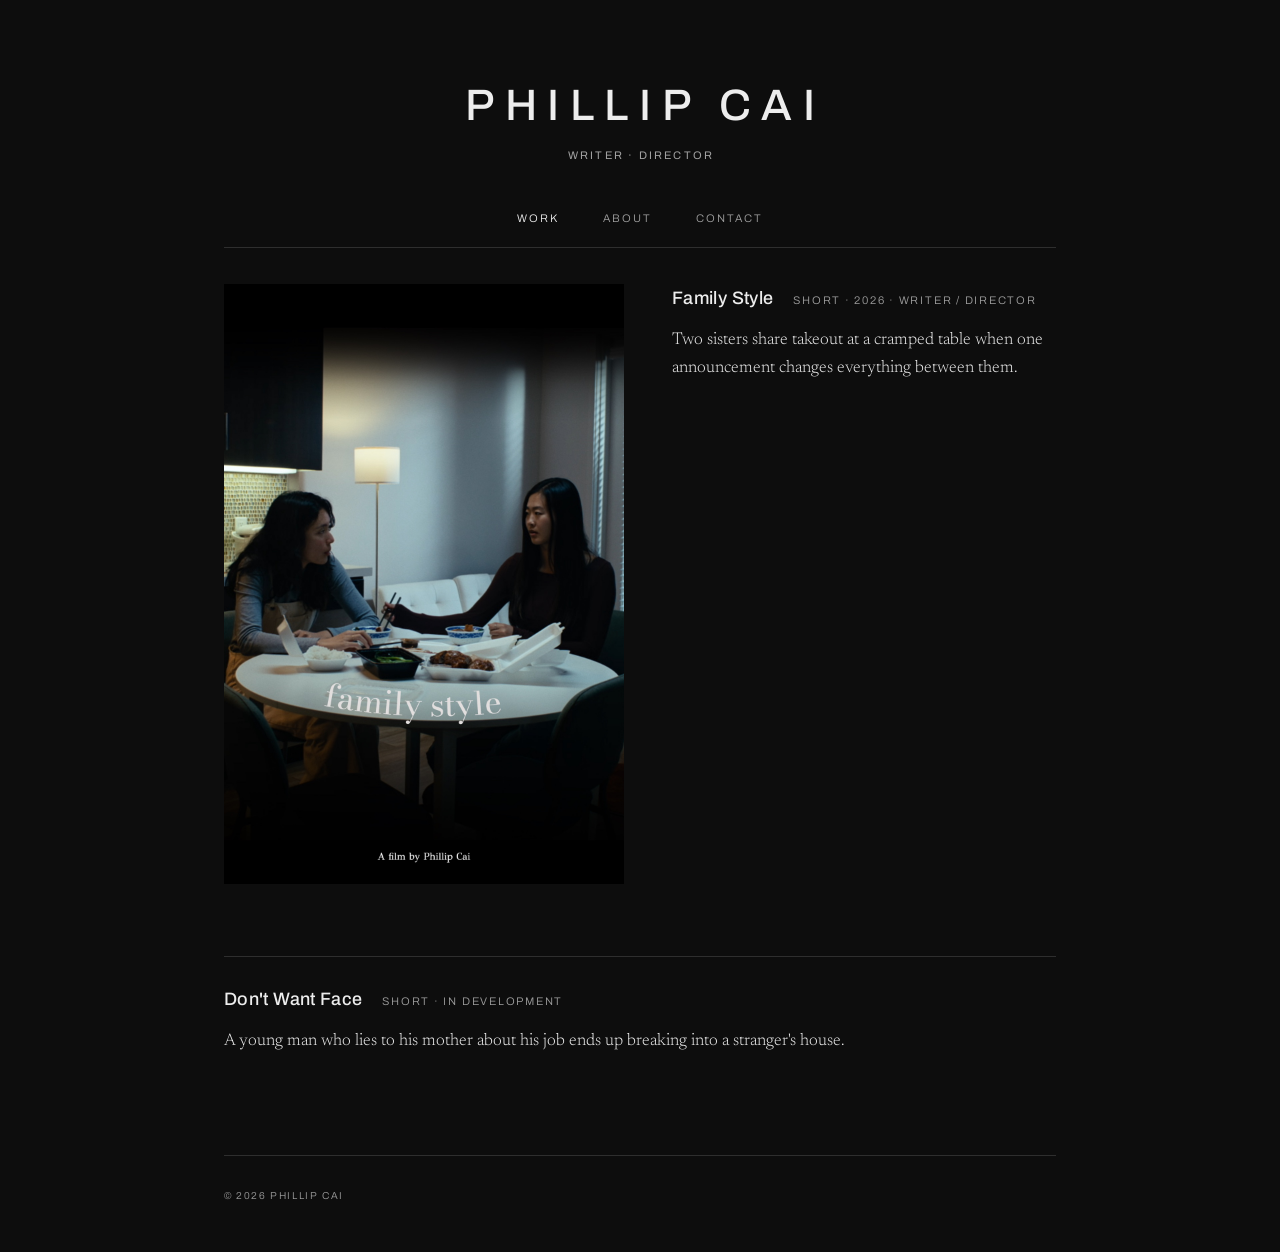
<file: index.html>
<!DOCTYPE html>
<html lang="en">
<head>
<meta charset="utf-8">
<meta name="viewport" content="width=device-width, initial-scale=1">

<title>Phillip Cai — Writer-Director</title>
<meta name="description" content="Phillip Cai is a Los Angeles-based writer-director who tells Asian American stories, even the ones that hurt.">

<meta property="og:title" content="Phillip Cai — Writer-Director">
<meta property="og:description" content="Writer-director based in Los Angeles.">
<meta property="og:type" content="website">
<meta property="og:url" content="https://www.phillipcai.com/">

<!-- Absolute, and always the www host: the apex 301s to www, so this is
     the one address of this page. Without it a crawler that arrives on any
     other spelling — apex, a tracking query string — treats it as a
     separate page and splits the ranking between them. -->
<link rel="canonical" href="https://www.phillipcai.com/">

<link rel="preconnect" href="https://fonts.googleapis.com">
<link rel="preconnect" href="https://fonts.gstatic.com" crossorigin>
<link href="https://fonts.googleapis.com/css2?family=Archivo:wght@400;500;600&family=Newsreader:opsz,wght@6..72,300;6..72,400&display=swap" rel="stylesheet">

<link rel="stylesheet" href="css/tokens.css">
<link rel="stylesheet" href="css/base.css">
<link rel="stylesheet" href="css/layout.css">
<!-- Who this site is about, stated in a form a search engine parses rather
     than infers. sameAs is the part that matters: it asserts that this
     domain, that IMDb page, that Vimeo account and that Instagram are one
     person, which is what consolidates the scattered pointers onto here.
     Add a profile to the list whenever you add one to the contact page.

     Homepage only. Duplicating it on about.html would mean two copies to
     keep in step by hand, and one entity declared once is what Google
     wants anyway. No email: it does nothing for ranking and would put one
     more machine-readable copy of the address in front of scrapers. -->
<script type="application/ld+json">
{
  "@context": "https://schema.org",
  "@type": "Person",
  "@id": "https://www.phillipcai.com/#phillip-cai",
  "name": "Phillip Cai",
  "alternateName": "蔡霏凡",
  "url": "https://www.phillipcai.com/",
  "jobTitle": "Writer-Director",
  "description": "Chinese American writer-director based in Los Angeles.",
  "address": {
    "@type": "PostalAddress",
    "addressLocality": "Los Angeles",
    "addressRegion": "CA",
    "addressCountry": "US"
  },
  "sameAs": [
    "https://www.imdb.com/name/nm16647512/",
    "https://vimeo.com/phillipcai",
    "https://www.instagram.com/phillip.cai"
  ]
}
</script>
</head>

<body>
<div class="wrap">

  <!-- ===== header: keep identical across all three pages ===== -->
  <header class="site-header">
    <h1 class="wordmark"><a href="/">Phillip Cai</a></h1>
    <p class="role u-caps">Writer &middot; Director</p>

    <nav class="site-nav">
      <a class="link-quiet" href="/" aria-current="page">Work</a>
      <a class="link-quiet" href="/about">About</a>
      <a class="link-quiet" href="/contact">Contact</a>
    </nav>
  </header>

  <main class="page">

    <!-- Finished film. The poster is the entry; everything else — stills,
         credits, the screener link — lives on family-style.html. Keeping
         posters here and stills there is what stops the two aspect ratios
         from competing in the same column. -->
    <article class="film">
      <a class="film__poster-link" href="/family-style">
        <img class="film__poster"
             src="images/family-style-poster.jpg"
             width="1200" height="1800"
             alt="Poster for Family Style: two women eating takeout across a round dining table.">
      </a>

      <div class="film__text">
        <div class="film__meta">
          <h2 class="film__title"><a href="/family-style">Family Style</a></h2>
          <span class="film__tag">Short &middot; 2026 &middot; Writer / Director</span>
        </div>

        <p class="film__logline">
          Two sisters share takeout at a cramped table when one
          announcement changes everything between them.
        </p>
      </div>
    </article>

    <!-- In development. No poster — see .film--text in layout.css.
         Duplicate an <article> for each additional project. The .film__text
         wrapper is required even with no poster: .film is a flex row, so
         loose children would sit side by side instead of stacking. -->
    <article class="film film--text">
      <div class="film__text">
        <div class="film__meta">
          <h2 class="film__title">Don't Want Face</h2>
          <span class="film__tag">Short &middot; In development</span>
        </div>

        <p class="film__logline">
          A young man who lies to his mother about his job ends up breaking
          into a stranger's house.
        </p>
      </div>
    </article>

  </main>

  <footer class="site-footer">
    &copy; 2026 Phillip Cai
  </footer>

</div>
</body>
</html>
</file>
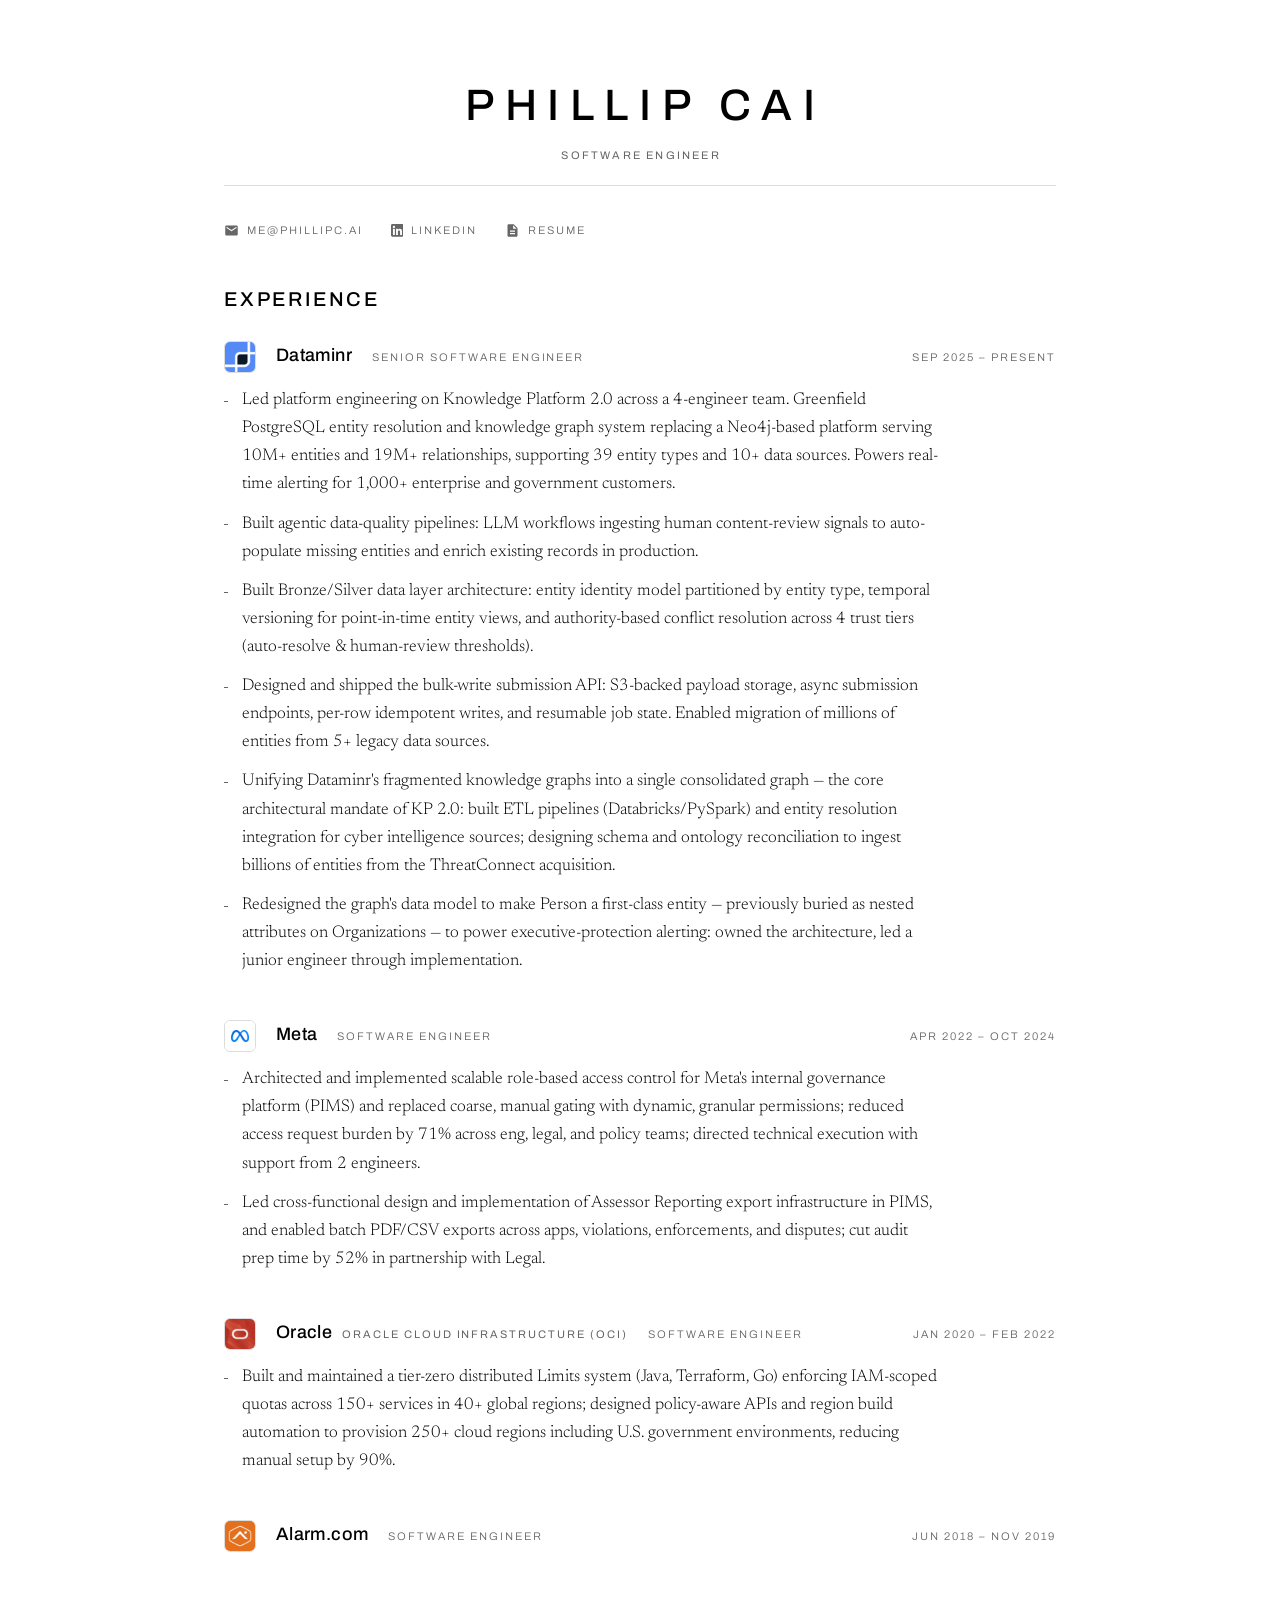
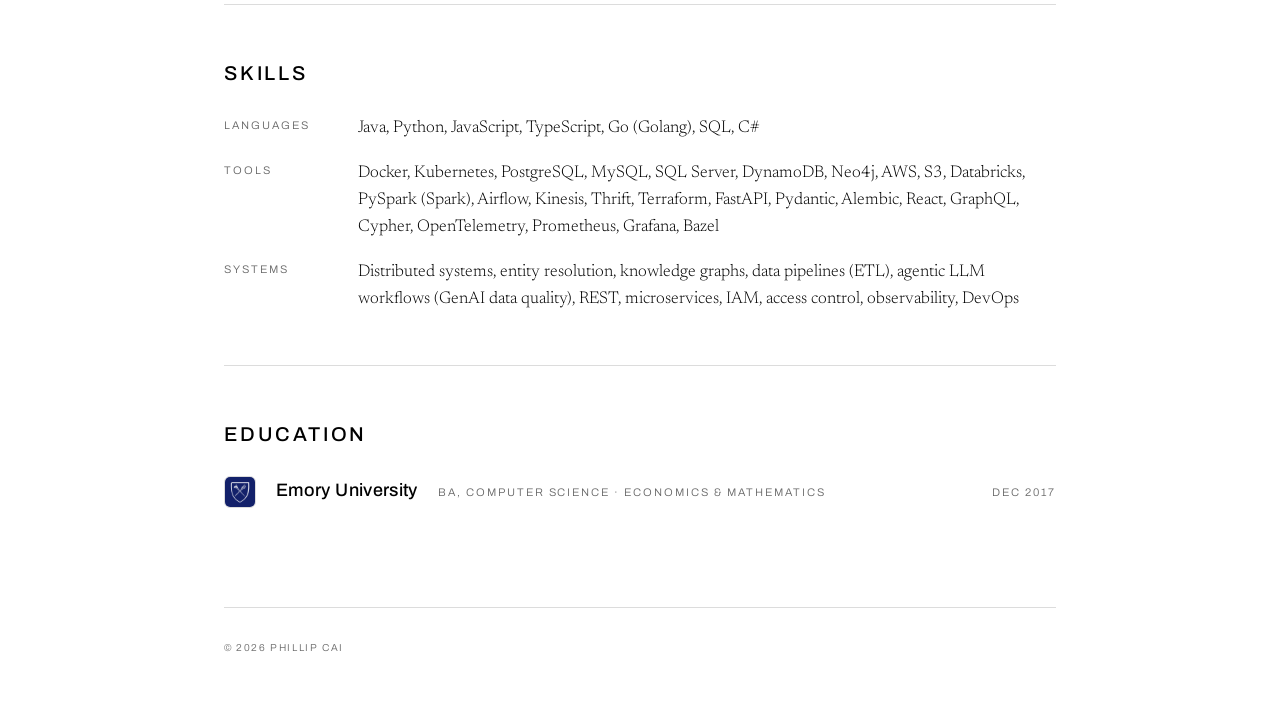
<file: tech/index.html>
<!DOCTYPE html>
<!-- theme-light inverts the five colour tokens; see tokens.css. -->
<html lang="en" class="theme-light">
<head>
<meta charset="utf-8">
<meta name="viewport" content="width=device-width, initial-scale=1">

<!-- Kept out of search results deliberately. This page is handed out, not
     found: phillipc.ai forwards here, and nothing on the film side of the site
     links to it.

     noindex and not a robots.txt Disallow, because a Disallow stops the crawl
     and the noindex then never gets read — the URL can still surface as a bare
     link, and robots.txt would publish the path besides. The one thing that
     does need a Disallow is the PDF: a PDF can't carry a meta tag, and the only
     other lever is an X-Robots-Tag header, which GitHub Pages won't let us set. -->
<meta name="robots" content="noindex, nofollow">

<title>Phillip Cai — Software Engineer</title>
<meta name="description" content="Phillip Cai is a senior software engineer working on distributed systems, entity resolution and knowledge graphs.">

<meta property="og:title" content="Phillip Cai — Software Engineer">
<meta property="og:description" content="Distributed systems, entity resolution, knowledge graphs.">
<meta property="og:type" content="profile">
<meta property="og:url" content="https://www.phillipcai.com/tech/">

<link rel="preconnect" href="https://fonts.googleapis.com">
<link rel="preconnect" href="https://fonts.gstatic.com" crossorigin>
<link href="https://fonts.googleapis.com/css2?family=Archivo:wght@400;500;600&family=Newsreader:opsz,wght@6..72,300;6..72,400&display=swap" rel="stylesheet">

<link rel="stylesheet" href="../css/tokens.css">
<link rel="stylesheet" href="../css/base.css">
<link rel="stylesheet" href="../css/layout.css">
</head>

<body>
<div class="wrap">

  <!-- No nav. The film pages carry one; this page is reached directly and has
       nowhere of its own to go. Deliberately no link back to the film site
       either — add one here if you ever want tech readers pointed at it, but
       it should stay a decision rather than a default. -->
  <header class="site-header site-header--plain">
    <h1 class="wordmark">Phillip Cai</h1>
    <p class="role u-caps">Software Engineer</p>
  </header>

  <main class="page tech">

    <!-- No phone number. It is in the PDF, which is public, but a phone number
         sitting in HTML is scraped within days. -->
    <!-- Marks inline and in currentColor, so .link-quiet's muted-to-ink hover
         moves the glyph and the word together.

         LinkedIn is the real mark: its rounded square and its "in" are two
         subpaths of one <path> under fill-rule:evenodd, so the letters are
         knocked out of the solid rather than drawn on top of it. That is what
         lets it take currentColor and work on either background.

         The envelope and the document are generic pictographs -- there is no
         official logo for "email" or "a PDF of my resume" -- drawn solid to
         match LinkedIn's construction rather than sitting beside it as
         outlines. aria-hidden on all three: the link text already names them. -->
    <p class="tech__links">
      <a class="link-quiet" href="mailto:me@phillipc.ai">
        <svg viewBox="0 0 24 24" fill="currentColor" aria-hidden="true" focusable="false">
          <path d="M20 4H4c-1.1 0-1.99.9-1.99 2L2 18c0 1.1.9 2 2 2h16c1.1 0 2-.9 2-2V6c0-1.1-.9-2-2-2zm0 4l-8 5-8-5V6l8 5 8-5v2z"/>
        </svg>me@phillipc.ai</a>

      <a class="link-quiet" href="https://www.linkedin.com/in/phillipcai" rel="noopener">
        <svg class="mark--bleed" viewBox="0 0 72 72" fill="currentColor" fill-rule="evenodd"
             aria-hidden="true" focusable="false">
          <path d="M8,72 L64,72 C68.418278,72 72,68.418278 72,64 L72,8 C72,3.581722 68.418278,-8.11624501e-16 64,0 L8,0 C3.581722,8.11624501e-16 -5.41083001e-16,3.581722 0,8 L0,64 C5.41083001e-16,68.418278 3.581722,72 8,72 Z M62,62 L51.315625,62 L51.315625,43.8021149 C51.315625,38.8127542 49.4197917,36.0245323 45.4707031,36.0245323 C41.1746094,36.0245323 38.9300781,38.9261103 38.9300781,43.8021149 L38.9300781,62 L28.6333333,62 L28.6333333,27.3333333 L38.9300781,27.3333333 L38.9300781,32.0029283 C38.9300781,32.0029283 42.0260417,26.2742151 49.3825521,26.2742151 C56.7356771,26.2742151 62,30.7644705 62,40.051212 L62,62 Z M16.349349,22.7940133 C12.8420573,22.7940133 10,19.9296567 10,16.3970067 C10,12.8643566 12.8420573,10 16.349349,10 C19.8566406,10 22.6970052,12.8643566 22.6970052,16.3970067 C22.6970052,19.9296567 19.8566406,22.7940133 16.349349,22.7940133 Z M11.0325521,62 L21.769401,62 L21.769401,27.3333333 L11.0325521,27.3333333 L11.0325521,62 Z"/>
        </svg>LinkedIn</a>

      <a class="link-quiet" href="phillip-cai-resume.pdf">
        <svg viewBox="0 0 24 24" fill="currentColor" aria-hidden="true" focusable="false">
          <path d="M14 2H6c-1.1 0-1.99.9-1.99 2L4 20c0 1.1.89 2 1.99 2H18c1.1 0 2-.9 2-2V8l-6-6zm2 16H8v-2h8v2zm0-4H8v-2h8v2zm-3-5V3.5L18.5 9H13z"/>
        </svg>Resume</a>
    </p>

    <section class="tech__section">
      <h2 class="section-title">Experience</h2>

      <article class="job">
        <div class="job__head">
          <img class="job__logo" src="logos/dataminr.jpg" alt=""
               width="160" height="160" loading="lazy">
          <h3 class="job__co">Dataminr</h3>
          <p class="job__role">Senior Software Engineer</p>
          <p class="job__dates">Sep 2025 &ndash; Present</p>
        </div>
        <ul class="job__points">
          <li>Led platform engineering on Knowledge Platform 2.0 across a 4-engineer
            team. Greenfield PostgreSQL entity resolution and knowledge graph system
            replacing a Neo4j-based platform serving 10M+ entities and 19M+
            relationships, supporting 39 entity types and 10+ data sources. Powers
            real-time alerting for 1,000+ enterprise and government customers.</li>
          <li>Built agentic data-quality pipelines: LLM workflows ingesting human
            content-review signals to auto-populate missing entities and enrich
            existing records in production.</li>
          <li>Built Bronze/Silver data layer architecture: entity identity model
            partitioned by entity type, temporal versioning for point-in-time entity
            views, and authority-based conflict resolution across 4 trust tiers
            (auto-resolve &amp; human-review thresholds).</li>
          <li>Designed and shipped the bulk-write submission API: S3-backed payload
            storage, async submission endpoints, per-row idempotent writes, and
            resumable job state. Enabled migration of millions of entities from 5+
            legacy data sources.</li>
          <li>Unifying Dataminr's fragmented knowledge graphs into a single
            consolidated graph &mdash; the core architectural mandate of KP 2.0: built
            ETL pipelines (Databricks/PySpark) and entity resolution integration for
            cyber intelligence sources; designing schema and ontology reconciliation
            to ingest billions of entities from the ThreatConnect acquisition.</li>
          <li>Redesigned the graph's data model to make Person a first-class entity
            &mdash; previously buried as nested attributes on Organizations &mdash; to
            power executive-protection alerting: owned the architecture, led a junior
            engineer through implementation.</li>
        </ul>
      </article>

      <article class="job">
        <div class="job__head">
          <img class="job__logo" src="logos/meta.jpg" alt=""
               width="160" height="160" loading="lazy">
          <h3 class="job__co">Meta</h3>
          <p class="job__role">Software Engineer</p>
          <p class="job__dates">Apr 2022 &ndash; Oct 2024</p>
        </div>
        <ul class="job__points">
          <li>Architected and implemented scalable role-based access control for
            Meta's internal governance platform (PIMS) and replaced coarse, manual
            gating with dynamic, granular permissions; reduced access request burden
            by 71% across eng, legal, and policy teams; directed technical execution
            with support from 2 engineers.</li>
          <li>Led cross-functional design and implementation of Assessor Reporting
            export infrastructure in PIMS, and enabled batch PDF/CSV exports across
            apps, violations, enforcements, and disputes; cut audit prep time by 52%
            in partnership with Legal.</li>
        </ul>
      </article>

      <article class="job">
        <div class="job__head">
          <img class="job__logo" src="logos/oracle.jpg" alt=""
               width="160" height="160" loading="lazy">
          <h3 class="job__co">Oracle<span class="job__unit">Oracle Cloud Infrastructure (OCI)</span></h3>
          <p class="job__role">Software Engineer</p>
          <p class="job__dates">Jan 2020 &ndash; Feb 2022</p>
        </div>
        <ul class="job__points">
          <li>Built and maintained a tier-zero distributed Limits system (Java,
            Terraform, Go) enforcing IAM-scoped quotas across 150+ services in 40+
            global regions; designed policy-aware APIs and region build automation to
            provision 250+ cloud regions including U.S. government environments,
            reducing manual setup by 90%.</li>
        </ul>
      </article>

      <!-- No bullets: the source PDF ends at this line with none under it. -->
      <article class="job">
        <div class="job__head">
          <img class="job__logo" src="logos/alarm-com.jpg" alt=""
               width="160" height="160" loading="lazy">
          <h3 class="job__co">Alarm.com</h3>
          <p class="job__role">Software Engineer</p>
          <p class="job__dates">Jun 2018 &ndash; Nov 2019</p>
        </div>
      </article>

    </section>

    <section class="tech__section">
      <h2 class="section-title">Skills</h2>
      <dl class="spec">
        <div class="spec__row">
          <dt class="spec__key">Languages</dt>
          <dd class="spec__val">Java, Python, JavaScript, TypeScript, Go (Golang), SQL, C#</dd>
        </div>
        <div class="spec__row">
          <dt class="spec__key">Tools</dt>
          <dd class="spec__val">Docker, Kubernetes, PostgreSQL, MySQL, SQL Server, DynamoDB,
            Neo4j, AWS, S3, Databricks, PySpark (Spark), Airflow, Kinesis, Thrift,
            Terraform, FastAPI, Pydantic, Alembic, React, GraphQL, Cypher,
            OpenTelemetry, Prometheus, Grafana, Bazel</dd>
        </div>
        <div class="spec__row">
          <dt class="spec__key">Systems</dt>
          <dd class="spec__val">Distributed systems, entity resolution, knowledge graphs,
            data pipelines (ETL), agentic LLM workflows (GenAI data quality), REST,
            microservices, IAM, access control, observability, DevOps</dd>
        </div>
      </dl>
    </section>

    <!-- Reuses .job rather than the .spec list the skills use. An institution,
         what you did there and when is the same shape as an employer, a role and
         a span of dates -- and it puts Emory's mark in the column the four
         company marks already occupy, so the page reads as one system instead of
         two lists that happen to sit under each other. -->
    <section class="tech__section">
      <h2 class="section-title">Education</h2>

      <article class="job">
        <div class="job__head">
          <img class="job__logo" src="logos/emory.jpg" alt=""
               width="160" height="160" loading="lazy">
          <h3 class="job__co">Emory University</h3>
          <!-- Two majors, the second of them a joint degree. The middot separates the
               two; the ampersand binds the pair that are one major. -->
          <p class="job__role">BA, Computer Science &middot; Economics &amp; Mathematics</p>
          <p class="job__dates">Dec 2017</p>
        </div>
      </article>

    </section>

  </main>

  <footer class="site-footer">
    &copy; 2026 Phillip Cai
  </footer>

</div>
</body>
</html>
</file>
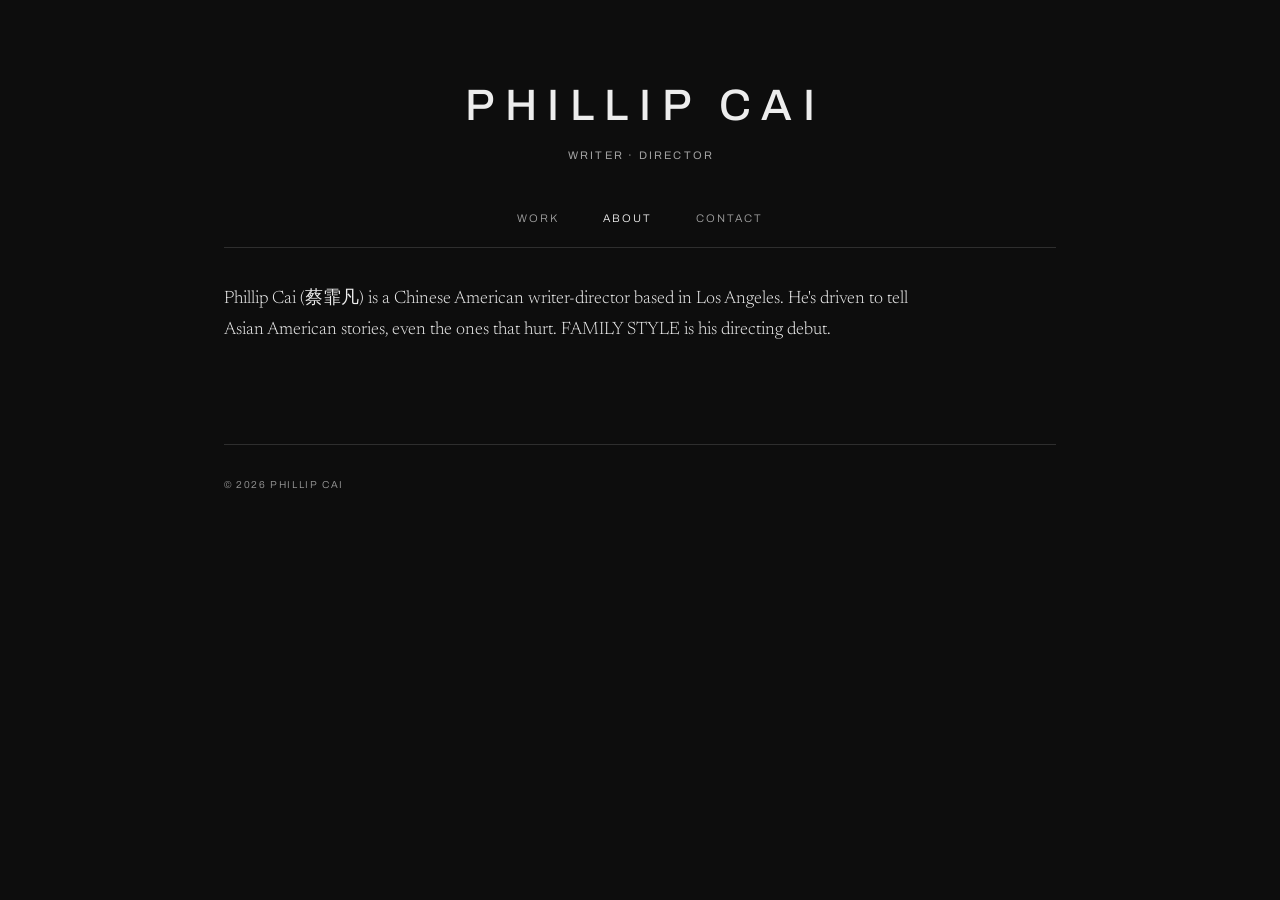
<file: about.html>
<!DOCTYPE html>
<html lang="en">
<head>
<meta charset="utf-8">
<meta name="viewport" content="width=device-width, initial-scale=1">

<title>About — Phillip Cai</title>
<meta name="description" content="Phillip Cai is a writer-director based in Los Angeles.">

<meta property="og:title" content="About — Phillip Cai">
<meta property="og:description" content="Writer-director based in Los Angeles.">
<meta property="og:type" content="website">
<meta property="og:url" content="https://www.phillipcai.com/about">

<!-- Absolute, and always the www host: the apex 301s to www, so this is
     the one address of this page. Without it a crawler that arrives on any
     other spelling — apex, a tracking query string — treats it as a
     separate page and splits the ranking between them. -->
<link rel="canonical" href="https://www.phillipcai.com/about">

<link rel="preconnect" href="https://fonts.googleapis.com">
<link rel="preconnect" href="https://fonts.gstatic.com" crossorigin>
<link href="https://fonts.googleapis.com/css2?family=Archivo:wght@400;500;600&family=Newsreader:opsz,wght@6..72,300;6..72,400&display=swap" rel="stylesheet">

<link rel="stylesheet" href="css/tokens.css">
<link rel="stylesheet" href="css/base.css">
<link rel="stylesheet" href="css/layout.css">
</head>

<body>
<div class="wrap">

  <!-- ===== header: keep identical across all three pages ===== -->
  <header class="site-header">
    <h1 class="wordmark"><a href="/">Phillip Cai</a></h1>
    <p class="role u-caps">Writer &middot; Director</p>

    <nav class="site-nav">
      <a class="link-quiet" href="/">Work</a>
      <a class="link-quiet" href="/about" aria-current="page">About</a>
      <a class="link-quiet" href="/contact">Contact</a>
    </nav>
  </header>

  <main class="page">

    <!-- Optional portrait. Delete this block if you'd rather not have one.
    <img class="portrait" src="images/portrait.jpg" alt="Phillip Cai">
    -->

    <div class="bio">
      <p>
        Phillip Cai <span lang="zh-Hans">(蔡霏凡)</span> is a Chinese American
        writer-director based in Los Angeles. He's driven to tell Asian American
        stories, even the ones that hurt. FAMILY STYLE is his directing debut.
      </p>
    </div>

  </main>

  <footer class="site-footer">
    &copy; 2026 Phillip Cai
  </footer>

</div>
</body>
</html>
</file>
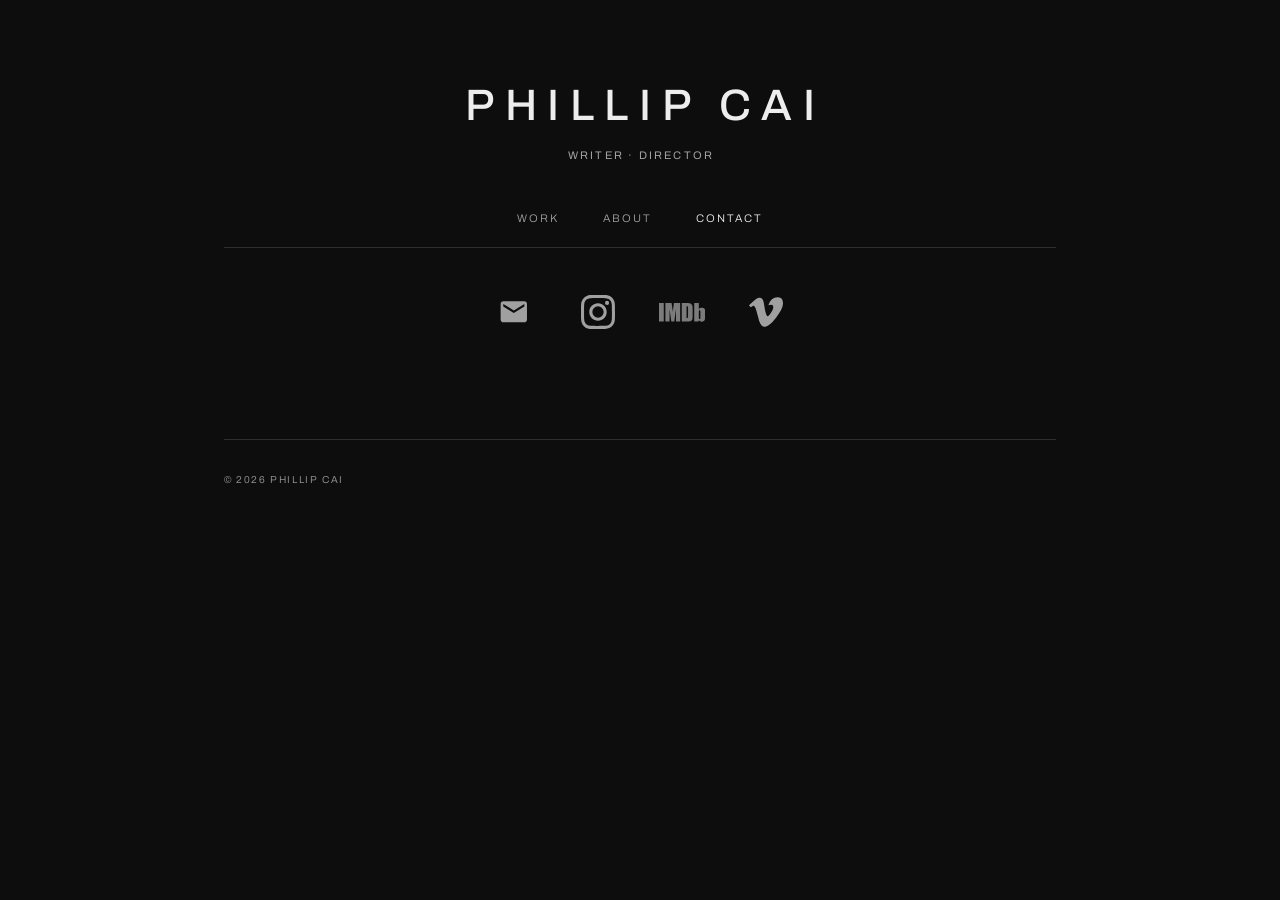
<file: contact.html>
<!DOCTYPE html>
<html lang="en">
<head>
<meta charset="utf-8">
<meta name="viewport" content="width=device-width, initial-scale=1">

<title>Contact — Phillip Cai</title>
<meta name="description" content="Contact Phillip Cai, writer-director based in Los Angeles.">

<meta property="og:title" content="Contact — Phillip Cai">
<meta property="og:description" content="Writer-director based in Los Angeles.">
<meta property="og:type" content="website">
<meta property="og:url" content="https://www.phillipcai.com/contact">

<!-- Absolute, and always the www host: the apex 301s to www, so this is
     the one address of this page. Without it a crawler that arrives on any
     other spelling — apex, a tracking query string — treats it as a
     separate page and splits the ranking between them. -->
<link rel="canonical" href="https://www.phillipcai.com/contact">

<link rel="preconnect" href="https://fonts.googleapis.com">
<link rel="preconnect" href="https://fonts.gstatic.com" crossorigin>
<link href="https://fonts.googleapis.com/css2?family=Archivo:wght@400;500;600&family=Newsreader:opsz,wght@6..72,300;6..72,400&display=swap" rel="stylesheet">

<link rel="stylesheet" href="css/tokens.css">
<link rel="stylesheet" href="css/base.css">
<link rel="stylesheet" href="css/layout.css">
</head>

<body>
<div class="wrap">

  <!-- ===== header: keep identical across all three pages ===== -->
  <header class="site-header">
    <h1 class="wordmark"><a href="/">Phillip Cai</a></h1>
    <p class="role u-caps">Writer &middot; Director</p>

    <nav class="site-nav">
      <a class="link-quiet" href="/">Work</a>
      <a class="link-quiet" href="/about">About</a>
      <a class="link-quiet" href="/contact" aria-current="page">Contact</a>
    </nav>
  </header>

  <main class="page contact">

    <!-- Marks are inline SVG rather than an icon font or four files: at this
         count it isn't worth a request, and inline they inherit currentColor,
         so the hover is one rule for all four.

         The three brand marks are the official ones. The envelope is a generic
         pictograph -- there is no such thing as an official email logo -- drawn
         solid so it matches their construction rather than sitting among them
         as the one outline.

         aria-label on every link and aria-hidden on every mark: with no text
         here the label is the only name any of these links has. -->
    <div class="contact__list">

      <a class="contact__link" href="mailto:me@phillipcai.com" aria-label="Email Phillip Cai">
        <svg class="contact__pictograph" viewBox="0 0 24 24" fill="currentColor" aria-hidden="true" focusable="false">
          <path d="M20 4H4c-1.1 0-1.99.9-1.99 2L2 18c0 1.1.9 2 2 2h16c1.1 0 2-.9 2-2V6c0-1.1-.9-2-2-2zm0 4l-8 5-8-5V6l8 5 8-5v2z"/>
        </svg></a>

      <a class="contact__link" href="https://www.instagram.com/phillip.cai"
         rel="me noopener" aria-label="Instagram">
        <svg viewBox="0 0 24 24" fill="currentColor" aria-hidden="true" focusable="false">
          <path d="M7.0301.084c-1.2768.0602-2.1487.264-2.911.5634-.7888.3075-1.4575.72-2.1228 1.3877-.6652.6677-1.075 1.3368-1.3802 2.127-.2954.7638-.4956 1.6365-.552 2.914-.0564 1.2775-.0689 1.6882-.0626 4.947.0062 3.2586.0206 3.6671.0825 4.9473.061 1.2765.264 2.1482.5635 2.9107.308.7889.72 1.4573 1.388 2.1228.6679.6655 1.3365 1.0743 2.1285 1.38.7632.295 1.6361.4961 2.9134.552 1.2773.056 1.6884.069 4.9462.0627 3.2578-.0062 3.668-.0207 4.9478-.0814 1.28-.0607 2.147-.2652 2.9098-.5633.7889-.3086 1.4578-.72 2.1228-1.3881.665-.6682 1.0745-1.3378 1.3795-2.1284.2957-.7632.4966-1.636.552-2.9124.056-1.2809.0692-1.6898.063-4.948-.0063-3.2583-.021-3.6668-.0817-4.9465-.0607-1.2797-.264-2.1487-.5633-2.9117-.3084-.7889-.72-1.4568-1.3876-2.1228C21.2982 1.33 20.628.9208 19.8378.6165 19.074.321 18.2017.1197 16.9244.0645 15.6471.0093 15.236-.005 11.977.0014 8.718.0076 8.31.0215 7.0301.0839m.1402 21.6932c-1.17-.0509-1.8053-.2453-2.2287-.408-.5606-.216-.96-.4771-1.3819-.895-.422-.4178-.6811-.8186-.9-1.378-.1644-.4234-.3624-1.058-.4171-2.228-.0595-1.2645-.072-1.6442-.079-4.848-.007-3.2037.0053-3.583.0607-4.848.05-1.169.2456-1.805.408-2.2282.216-.5613.4762-.96.895-1.3816.4188-.4217.8184-.6814 1.3783-.9003.423-.1651 1.0575-.3614 2.227-.4171 1.2655-.06 1.6447-.072 4.848-.079 3.2033-.007 3.5835.005 4.8495.0608 1.169.0508 1.8053.2445 2.228.408.5608.216.96.4754 1.3816.895.4217.4194.6816.8176.9005 1.3787.1653.4217.3617 1.056.4169 2.2263.0602 1.2655.0739 1.645.0796 4.848.0058 3.203-.0055 3.5834-.061 4.848-.051 1.17-.245 1.8055-.408 2.2294-.216.5604-.4763.96-.8954 1.3814-.419.4215-.8181.6811-1.3783.9-.4224.1649-1.0577.3617-2.2262.4174-1.2656.0595-1.6448.072-4.8493.079-3.2045.007-3.5825-.006-4.848-.0608M16.953 5.5864A1.44 1.44 0 1 0 18.39 4.144a1.44 1.44 0 0 0-1.437 1.4424M5.8385 12.012c.0067 3.4032 2.7706 6.1557 6.173 6.1493 3.4026-.0065 6.157-2.7701 6.1506-6.1733-.0065-3.4032-2.771-6.1565-6.174-6.1498-3.403.0067-6.156 2.771-6.1496 6.1738M8 12.0077a4 4 0 1 1 4.008 3.9921A3.9996 3.9996 0 0 1 8 12.0077"/>
        </svg></a>

      <!-- viewBox is the measured bounding box of the letterforms, so no
           padding from the discarded frame rides along with them. -->
      <a class="contact__link contact__link--word" href="https://imdb.me/phillipcai"
         rel="noopener" aria-label="IMDb">
        <svg class="contact__wordmark" viewBox="2.8899 8.2603 18.3764 7.4589"
             fill="currentColor" aria-hidden="true" focusable="false">
          <path d="M4.7954 8.2603v7.3636H2.8899V8.2603h1.9055zm6.5367 0v7.3636H9.6707v-4.9704l-.6711 4.9704H7.813l-.6986-4.8618-.0066 4.8618h-1.668V8.2603h2.468c.0748.4476.1492.9694.2307 1.5734l.2712 1.8713.4407-3.4447h2.4817zm2.9772 1.3289c.0742.0404.122.108.1417.2034.0279.0953.0345.3118.0345.6442v2.8548c0 .4881-.0345.7867-.0955.8954-.0609.1152-.2304.1695-.5018.1695V9.5211c.204 0 .3457.0205.4211.0681zm-.0211 6.0347c.4543 0 .8006-.0265 1.0245-.0742.2304-.0477.4204-.1357.5694-.2648.1556-.1218.2642-.298.3251-.5219.0611-.2238.1021-.6648.1021-1.3224v-2.5832c0-.6986-.0271-1.1668-.0742-1.4039-.041-.237-.1431-.4543-.3126-.6437-.1695-.1973-.4198-.3324-.7456-.421-.3191-.0808-.8542-.1285-1.7694-.1285h-1.4244v7.3636h2.3051zm5.14-1.7827c0 .3523-.0199.5762-.0544.6708-.033.0947-.1894.1424-.3046.1424-.1086 0-.19-.0477-.2238-.1351-.041-.0887-.0609-.2986-.0609-.6238v-1.9469c0-.3324.0199-.5423.0543-.6237.0338-.0808.1086-.122.2171-.122.1153 0 .2709.0412.3114.1425.041.0947.0609.2986.0609.6032v1.8926zm-2.4747-5.5809v7.3636h1.7157l.1152-.4675c.1556.1894.3251.3324.5152.4271.1828.0881.4608.1357.678.1357.3047 0 .5629-.0748.7802-.237.2165-.1562.3589-.3462.4198-.5628.0543-.2173.0887-.543.0887-.9841v-2.0675c0-.4409-.0139-.7324-.0344-.8681-.0199-.1357-.0742-.2781-.1695-.4204-.1021-.1425-.2437-.251-.4272-.3325-.1834-.0742-.3999-.1152-.6576-.1152-.2172 0-.4952.0477-.6846.1285-.1835.0887-.353.2238-.5086.4007V8.2603h-1.8309z"/>
        </svg></a>

      <a class="contact__link" href="https://vimeo.com/phillipcai"
         rel="noopener" aria-label="Vimeo">
        <svg viewBox="0 0 24 24" fill="currentColor" aria-hidden="true" focusable="false">
          <path d="M23.9765 6.4168c-.105 2.338-1.739 5.5429-4.894 9.6088-3.2679 4.247-6.0258 6.3699-8.2898 6.3699-1.409 0-2.578-1.294-3.553-3.881l-1.9179-7.1138c-.719-2.584-1.488-3.878-2.312-3.878-.179 0-.806.378-1.8809 1.132l-1.129-1.457a315.06 315.06 0 003.501-3.1279c1.579-1.368 2.765-2.085 3.5539-2.159 1.867-.18 3.016 1.1 3.447 3.838.465 2.953.789 4.789.971 5.5069.5389 2.45 1.1309 3.674 1.7759 3.674.502 0 1.256-.796 2.265-2.385 1.004-1.589 1.54-2.797 1.612-3.628.144-1.371-.395-2.061-1.614-2.061-.574 0-1.167.121-1.777.391 1.186-3.8679 3.434-5.7568 6.7619-5.6368 2.4729.06 3.6279 1.664 3.4929 4.7969z"/>
        </svg></a>

    </div>

  </main>

  <footer class="site-footer">
    &copy; 2026 Phillip Cai
  </footer>

</div>
</body>
</html>
</file>
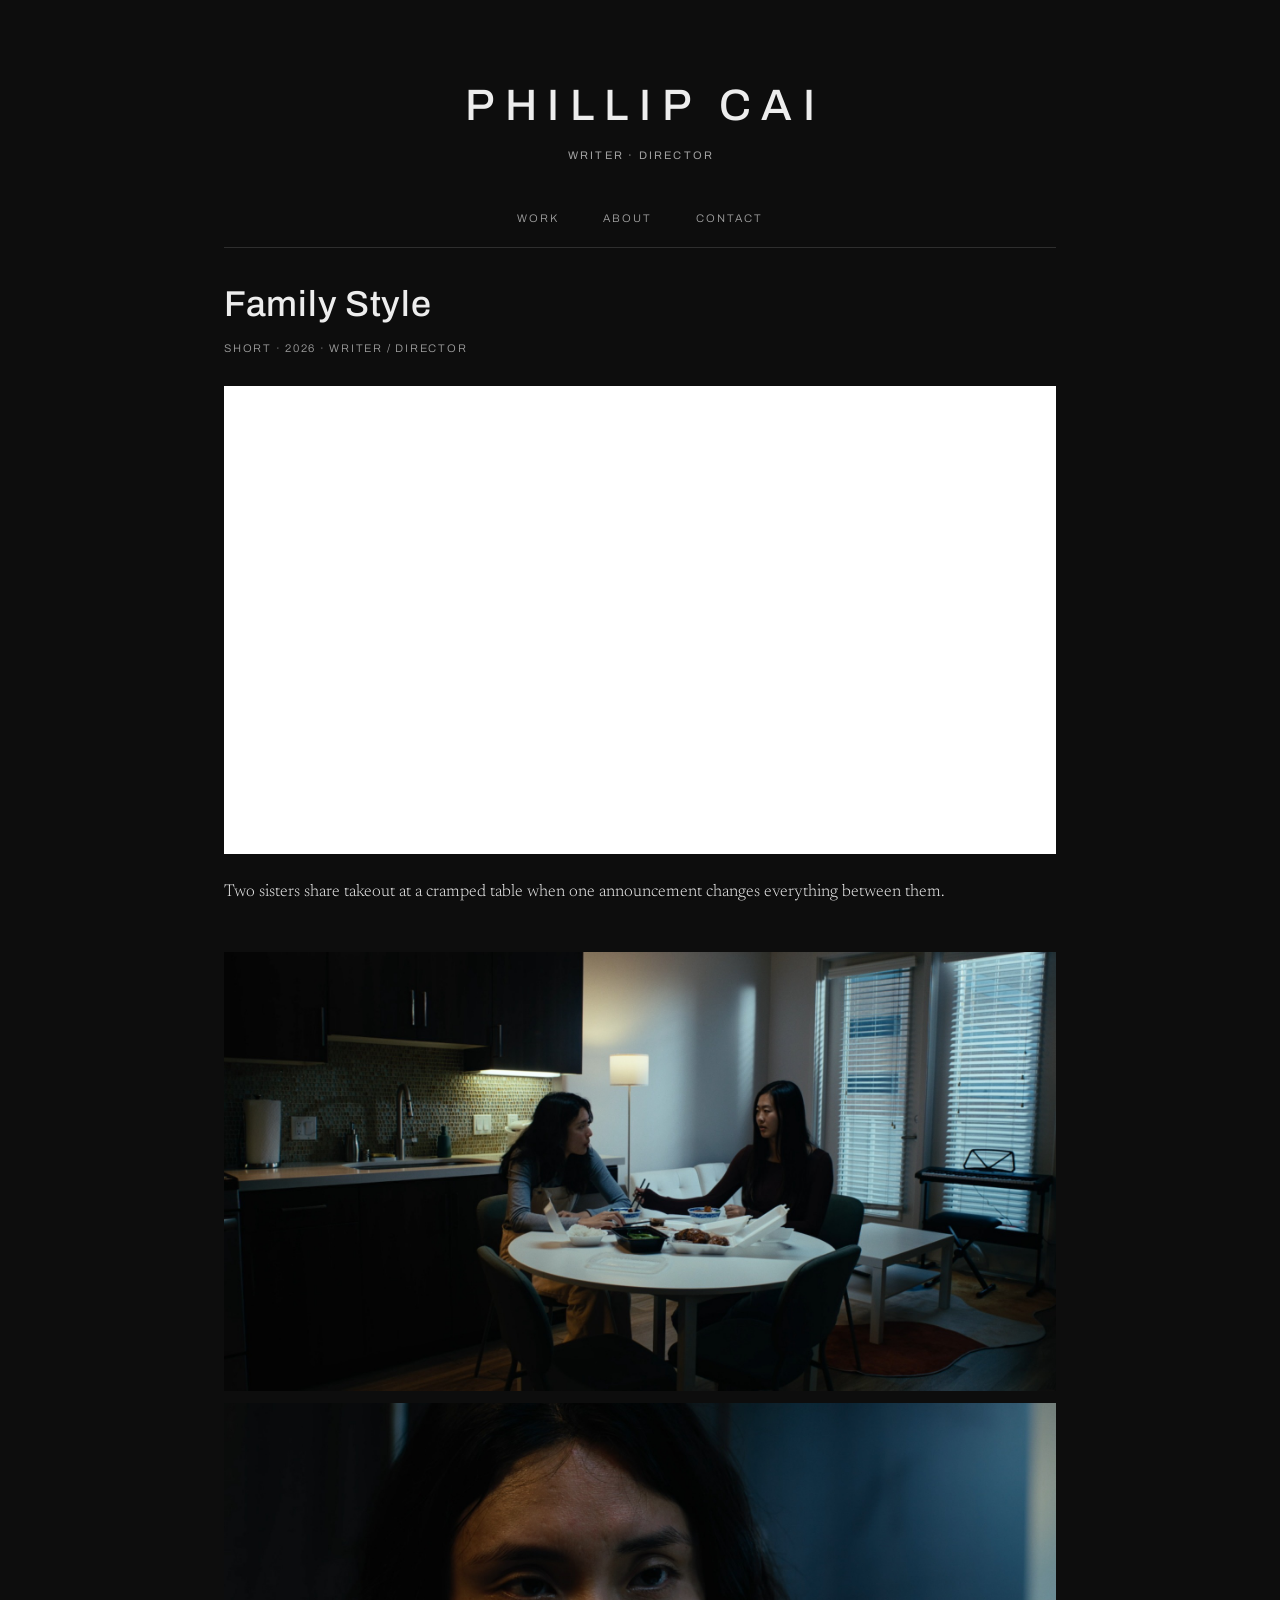
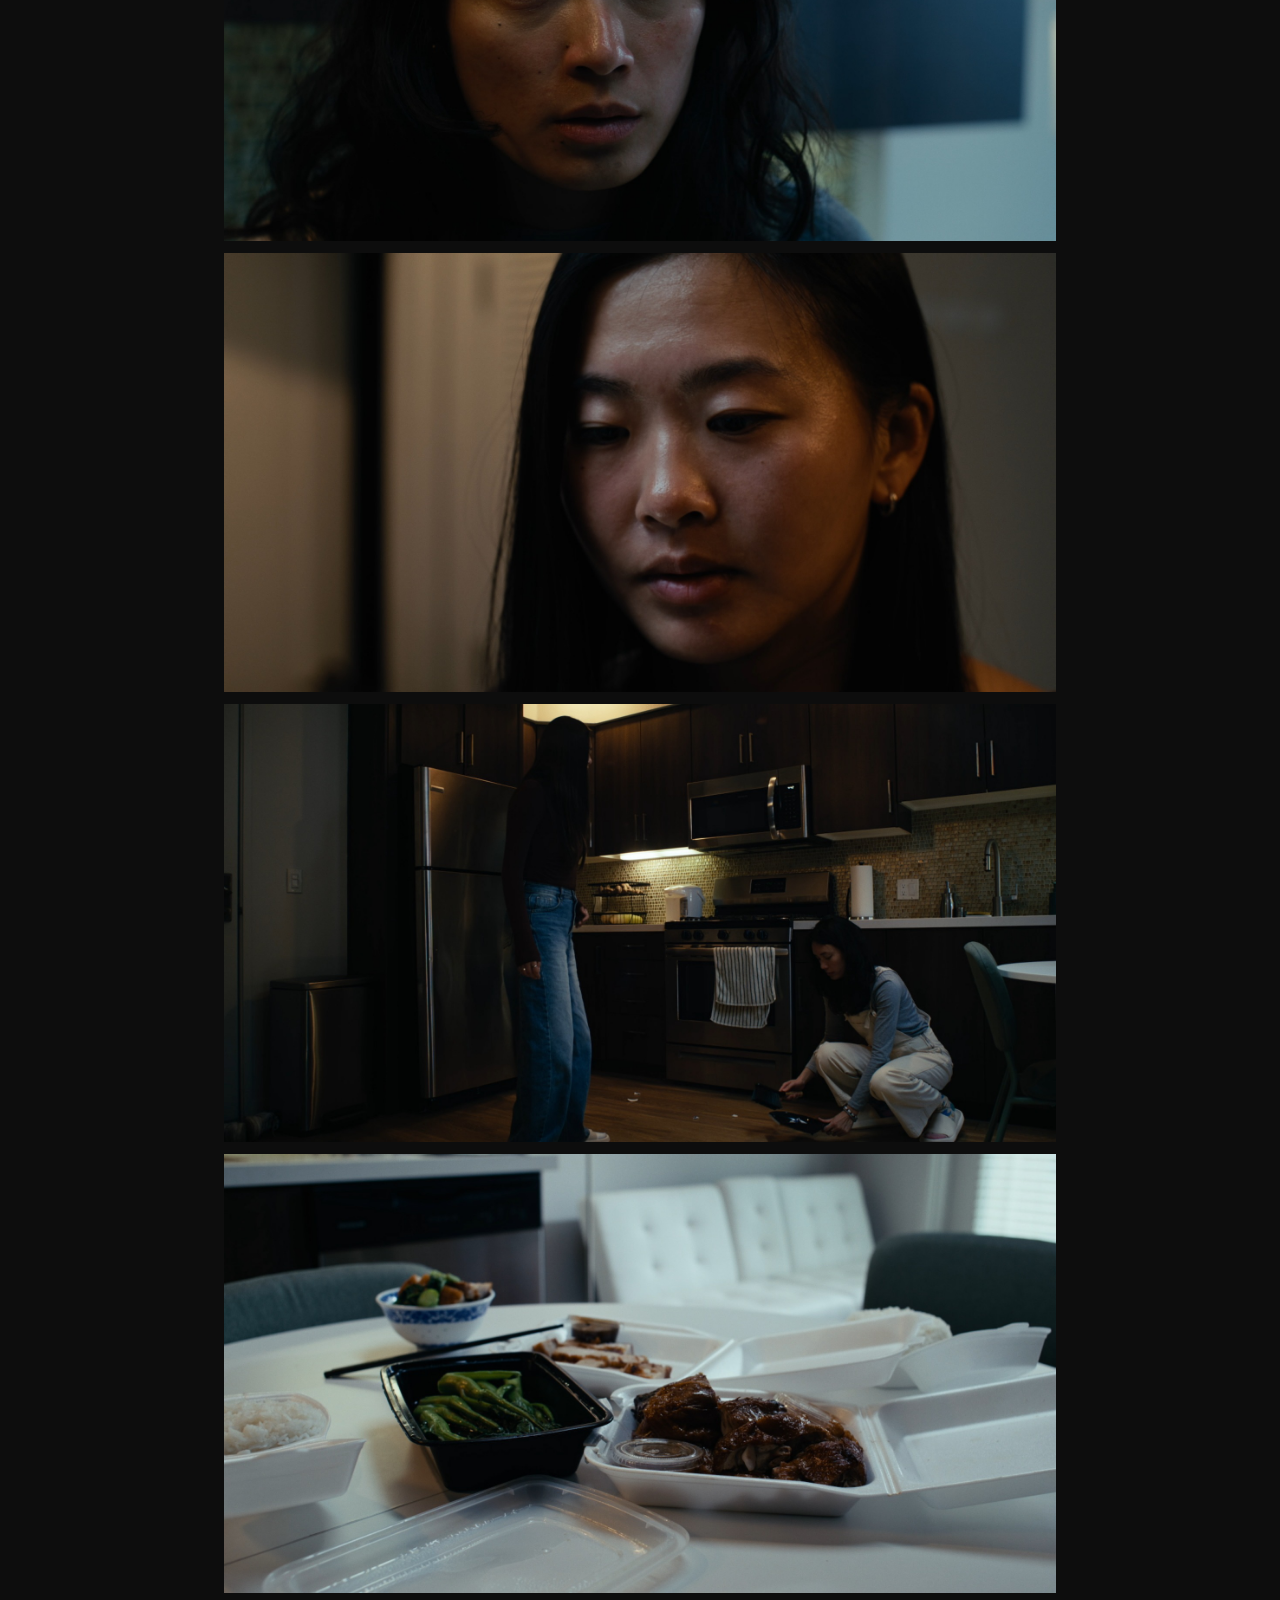
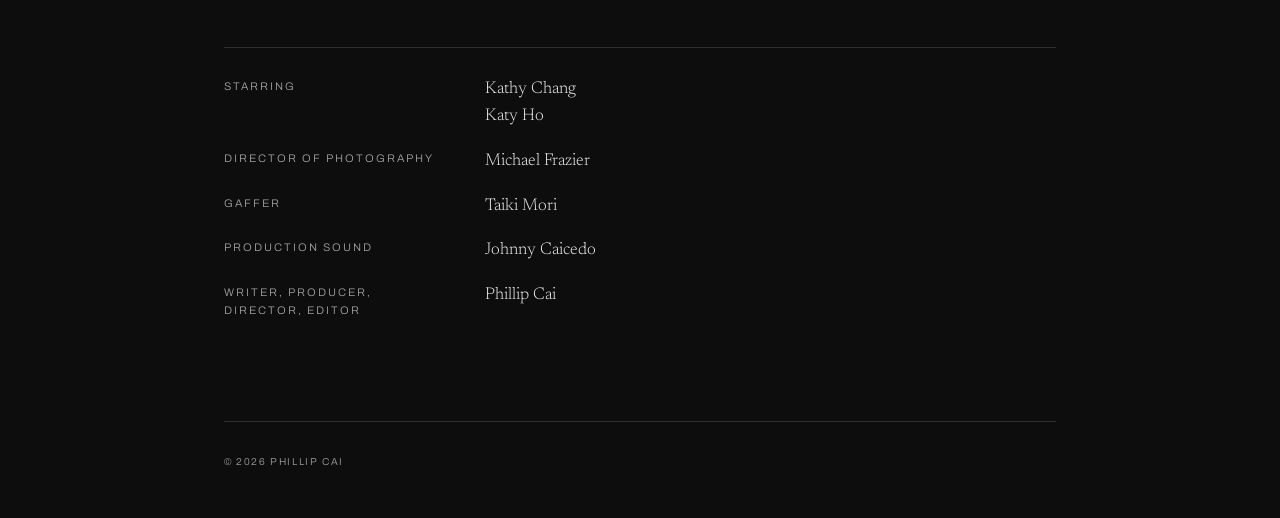
<file: family-style.html>
<!DOCTYPE html>
<html lang="en">
<head>
<meta charset="utf-8">
<meta name="viewport" content="width=device-width, initial-scale=1">

<title>Family Style — Phillip Cai</title>
<meta name="description" content="Family Style, a short film written and directed by Phillip Cai.">

<meta property="og:title" content="Family Style — a short film by Phillip Cai">
<meta property="og:description" content="Written and directed by Phillip Cai.">
<meta property="og:type" content="video.movie">
<meta property="og:url" content="https://www.phillipcai.com/family-style">
<meta property="og:image" content="https://www.phillipcai.com/images/family-style-poster.jpg">

<!-- Absolute, and always the www host: the apex 301s to www, so this is
     the one address of this page. Without it a crawler that arrives on any
     other spelling — apex, a tracking query string — treats it as a
     separate page and splits the ranking between them. -->
<link rel="canonical" href="https://www.phillipcai.com/family-style">

<link rel="preconnect" href="https://fonts.googleapis.com">
<link rel="preconnect" href="https://fonts.gstatic.com" crossorigin>
<link href="https://fonts.googleapis.com/css2?family=Archivo:wght@400;500;600&family=Newsreader:opsz,wght@6..72,300;6..72,400&display=swap" rel="stylesheet">

<link rel="stylesheet" href="css/tokens.css">
<link rel="stylesheet" href="css/base.css">
<link rel="stylesheet" href="css/layout.css">
<!-- The film as an entity, not just a page about a film.

     Every role points at the same @id as the Person block on the homepage,
     so this does not describe some other Phillip Cai — it attaches four
     credits to the entity that already claims your IMDb, Vimeo and
     Instagram. Director, writer, producer and editor are four separate
     schema properties, which is why the same object appears four times.

     schema.org has no ShortFilm type; Movie is correct for a short.

     dateCreated rather than datePublished, because the film is not
     publicly viewable — the Vimeo embed is still password-gated. Switch it
     when that changes.

     genre, duration, inLanguage and countryOfOrigin are asserted here but shown
     nowhere on the page. That is a deliberate exception to Google's guidance that
     markup represent visible content — the page is a director's page, not a
     listing, and none of these earn a rich result that would justify a row of
     fields on it. All four are true. If structured data ever stops being picked
     up for this page, this block is the first thing to look at. -->
<script type="application/ld+json">
{
  "@context": "https://schema.org",
  "@type": "Movie",
  "@id": "https://www.phillipcai.com/family-style#film",
  "name": "Family Style",
  "url": "https://www.phillipcai.com/family-style",
  "description": "Two sisters share takeout at a cramped table when one announcement changes everything between them.",
  "image": "https://www.phillipcai.com/images/family-style-poster.jpg",
  "dateCreated": "2026",
  "genre": "Drama",
  "duration": "PT2M27S",
  "inLanguage": [
    "en",
    "zh"
  ],
  "countryOfOrigin": {
    "@type": "Country",
    "name": "United States"
  },
  "director": {
    "@type": "Person",
    "@id": "https://www.phillipcai.com/#phillip-cai",
    "name": "Phillip Cai"
  },
  "author": {
    "@type": "Person",
    "@id": "https://www.phillipcai.com/#phillip-cai",
    "name": "Phillip Cai"
  },
  "producer": {
    "@type": "Person",
    "@id": "https://www.phillipcai.com/#phillip-cai",
    "name": "Phillip Cai"
  },
  "editor": {
    "@type": "Person",
    "@id": "https://www.phillipcai.com/#phillip-cai",
    "name": "Phillip Cai"
  },
  "actor": [
    {
      "@type": "Person",
      "name": "Kathy Chang"
    },
    {
      "@type": "Person",
      "name": "Katy Ho"
    }
  ]
}
</script>
</head>

<body>
<div class="wrap">

  <!-- ===== header: keep identical across all pages =====
       No aria-current: this is a page under Work, not the Work page
       itself, and marking it would make the nav claim something false. -->
  <header class="site-header">
    <h1 class="wordmark"><a href="/">Phillip Cai</a></h1>
    <p class="role u-caps">Writer &middot; Director</p>

    <nav class="site-nav">
      <a class="link-quiet" href="/">Work</a>
      <a class="link-quiet" href="/about">About</a>
      <a class="link-quiet" href="/contact">Contact</a>
    </nav>
  </header>

  <main class="page">

    <h2 class="film-page__title">Family Style</h2>

    <p class="film__tag">Short &middot; 2026 &middot; Writer / Director</p>

    <div class="film__frame film-page__player">
      <iframe
        src="https://player.vimeo.com/video/1220465898"
        title="Family Style"
        loading="lazy"
        allow="autoplay; fullscreen; picture-in-picture"
        allowfullscreen></iframe>
    </div>

    <p class="film__logline film-page__logline">
      Two sisters share takeout at a cramped table when one
      announcement changes everything between them.
    </p>

    <!-- All five stills live here — this is the page with room for them.
         Cropped to the film's native 1.90:1, no baked-in letterbox. -->
    <div class="film__stills">
      <img src="images/01-food-transfer.jpg" width="1920" height="1012" loading="lazy"
           alt="Two women at a round dining table with takeout containers, one passing food across.">
      <img src="images/02-vivian.jpg" width="1920" height="1012" loading="lazy"
           alt="Close-up of a woman at the table, looking off camera.">
      <img src="images/03-jessica.jpg" width="1920" height="1012" loading="lazy"
           alt="Close-up of the other woman, eyes lowered.">
      <img src="images/04-aftermath.jpg" width="1920" height="1012" loading="lazy"
           alt="A kitchen: one woman stands while the other crouches to sweep up something broken.">
      <img src="images/05-food.jpg" width="1920" height="1012" loading="lazy"
           alt="Takeout containers and rice bowls left open on the table.">
    </div>

    <!-- Credits sit after the stills, like an end crawl. A <dl> because
         that's what this is: each role is a term, each name its value.
         Add a credit by copying a row; the columns handle themselves. -->
    <dl class="credits film-page__credits">
      <!-- One role, two names: a <dt> is allowed more than one <dd>, and the
           grid stacks the extras under the first. Billing order is carried by
           the order they appear in, not by sharing a line. -->
      <div class="credits__row">
        <dt class="credits__role">Starring</dt>
        <dd class="credits__name">Kathy Chang</dd>
        <dd class="credits__name">Katy Ho</dd>
      </div>
      <div class="credits__row">
        <dt class="credits__role">Director of Photography</dt>
        <dd class="credits__name">Michael Frazier</dd>
      </div>
      <div class="credits__row">
        <dt class="credits__role">Gaffer</dt>
        <dd class="credits__name">Taiki Mori</dd>
      </div>
      <div class="credits__row">
        <dt class="credits__role">Production Sound</dt>
        <dd class="credits__name">Johnny Caicedo</dd>
      </div>
      <!-- Broken by hand. The role column is sized to its longest label, so
           left unbroken this one sets that width at every screen size and
           squeezes the names into two and three lines on a phone. The break
           hands the width back to DIRECTOR OF PHOTOGRAPHY. -->
      <div class="credits__row">
        <dt class="credits__role">Writer, Producer,<br>Director, Editor</dt>
        <dd class="credits__name">Phillip Cai</dd>
      </div>
    </dl>

  </main>

  <footer class="site-footer">
    &copy; 2026 Phillip Cai
  </footer>

</div>
</body>
</html>
</file>
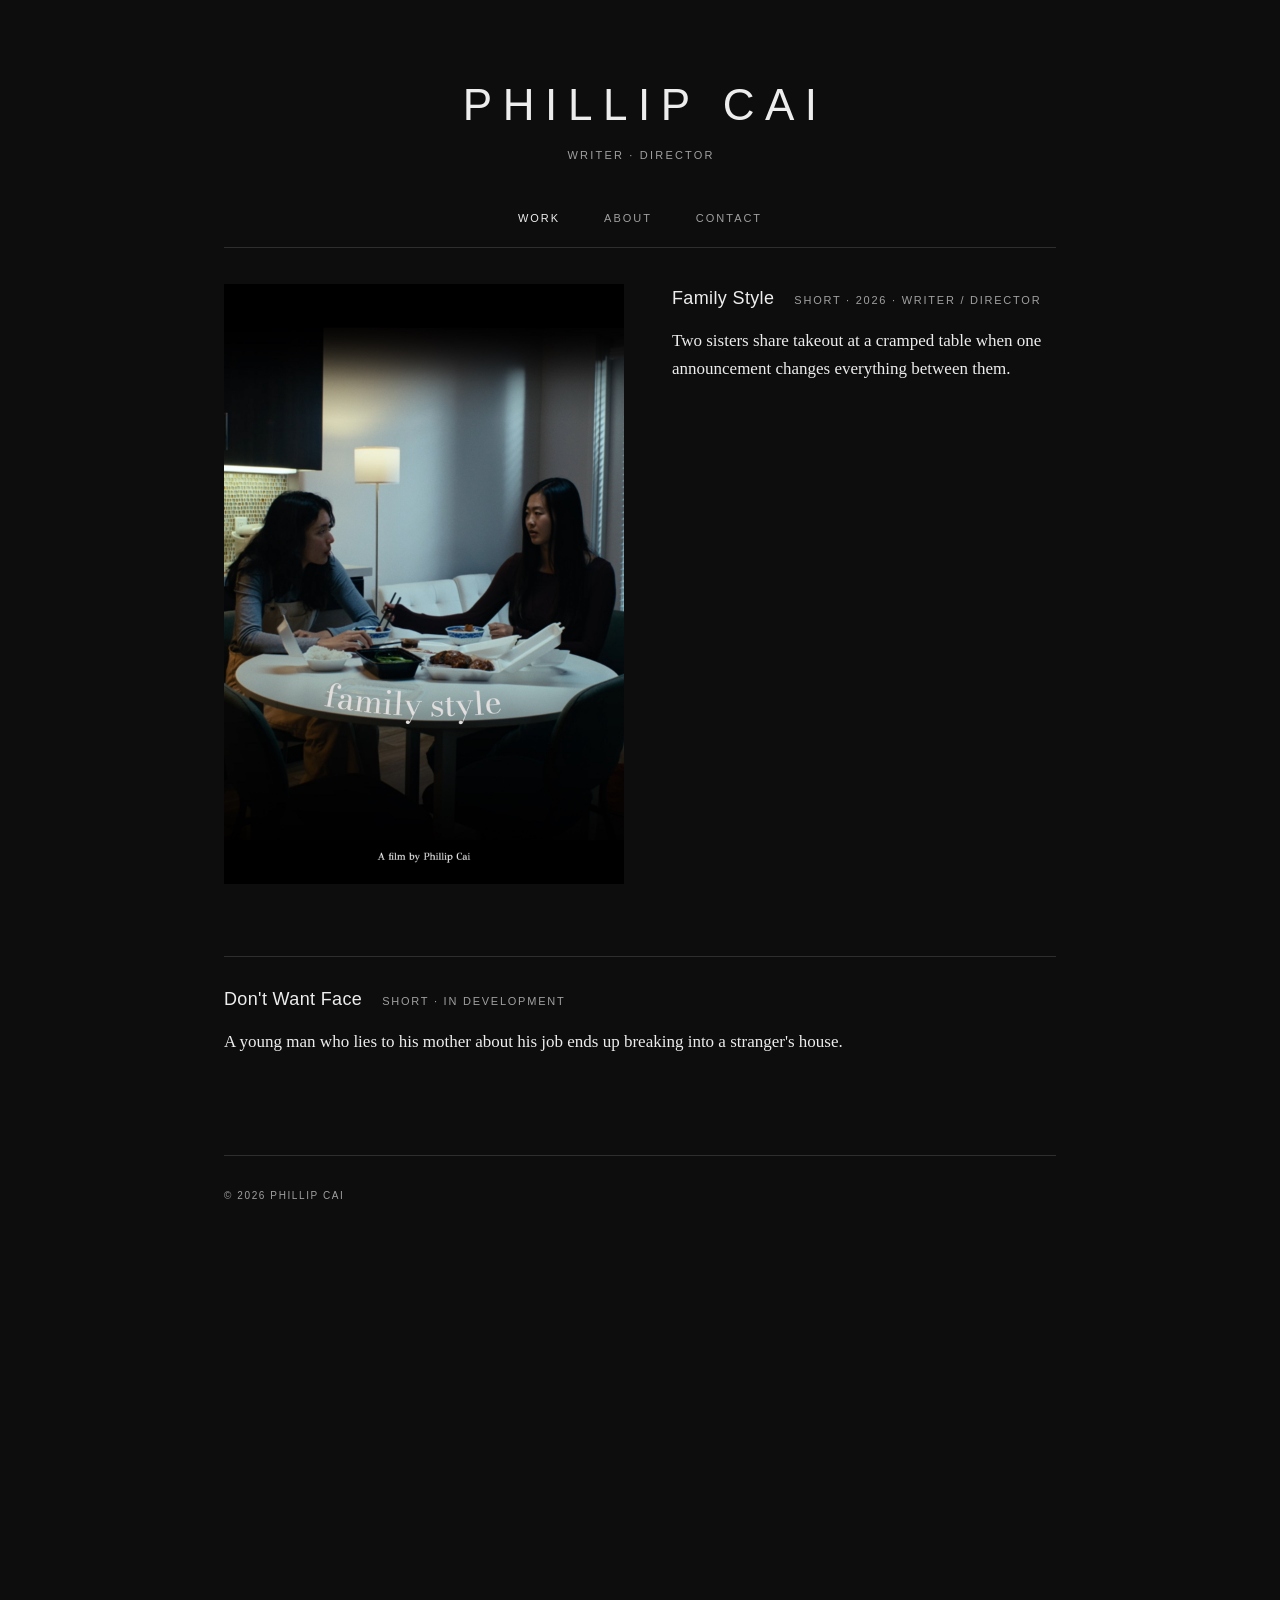
<file: work.html>
<!DOCTYPE html>
<html lang="en">
<head>
<meta charset="utf-8">

<!-- /work exists so the URL resolves instead of 404ing — it's the obvious thing
     to guess for a portfolio, and the nav item is labelled Work.

     It redirects rather than duplicating the listing. The work listing IS the
     homepage, so a real page here would mean a second copy of index.html's
     markup kept in sync by hand, plus one page reachable at two addresses.

     A meta refresh because GitHub Pages serves static files and gives us no way
     to send a 301. At 0 seconds Google treats this as equivalent to one, and the
     canonical below removes any remaining doubt about which URL counts. Not in
     sitemap.xml, deliberately. -->
<meta http-equiv="refresh" content="0; url=/">
<link rel="canonical" href="https://www.phillipcai.com/">

<title>Work — Phillip Cai</title>
<meta name="description" content="Films written and directed by Phillip Cai.">
</head>

<!-- Only ever seen if the refresh is blocked, so it carries its own colours
     rather than pulling the stylesheets: no reason to make a page that leaves
     immediately fetch three files first. -->
<body style="margin:0;background:#0d0d0d;color:#ededed;
             font:300 1.0625rem/1.6 Georgia,serif;padding:3rem 1.5rem">
  <p style="margin:0">
    <a href="/" style="color:#ededed">Phillip Cai — work</a>
  </p>
</body>
</html>
</file>
<file: css/tokens.css>
/* ==========================================================================
   tokens.css — every value you'd want to tweak lives here.
   Change these first. base.css and layout.css only reference them.
   ========================================================================== */

:root{

  /* ---- color ------------------------------------------------------------
     Deliberately achromatic. The only color on the page should be the
     film stills. If you add an accent, add it here and nowhere else.

     Dark. Not pure #000/#fff in either direction: full white on full black
     haloes badly at these type sizes, and the stills have real black in
     them, so a near-black page lets the frames sit on it without a seam. */
  --ink:        #ededed;   /* body text, wordmark */
  --paper:      #0d0d0d;   /* background */
  --muted:      #a0a0a0;   /* labels, nav, credits */
  --rule:       #2e2e2e;   /* hairlines */
  --frame-bg:   #1a1a1a;   /* video placeholder before load */

  /* Inverted palette, used by the tech page. Same five roles, same names,
     opposite values -- one design system serving two audiences rather than two
     designs. Set on <html> rather than <body> so color-scheme travels with it
     and the browser's own chrome (scrollbars, focus rings, form controls)
     flips too; on <body> the root would stay dark and the scrollbar with it.

     Pure #fff/#000 here, unlike the dark palette above. The reason that one
     backs off the extremes is haloing, which is a light-on-dark artefact --
     black on white doesn't have it. Soften --ink to #111 if you want it less
     stark on a bright screen. */

}

.theme-light{
  --ink:        #000000;
  --paper:      #ffffff;
  --muted:      #666666;   /* 5.7:1 on white -- passes AA for body text */
  --rule:       #dcdcdc;
  --frame-bg:   #eeeeee;
  color-scheme: light;
}

:root{
  /* ---- type -------------------------------------------------------------
     Two roles: a grotesque for anything set in caps (wordmark, nav,
     labels, titles), a serif for prose (loglines, bio). */
  --font-display: 'Archivo', Helvetica, Arial, sans-serif;
  --font-body:    'Newsreader', Georgia, serif;

  --size-wordmark: clamp(1.5rem, 1.1rem + 2.2vw, 2.75rem);
  --size-body:     clamp(1rem, 0.95rem + 0.2vw, 1.125rem);
  --size-lead:     1.125rem;   /* bio */
  --size-logline:  1.0625rem;
  --size-title:    1.125rem;   /* film titles in a list */
  --size-film-title: clamp(1.5rem, 1.2rem + 1.4vw, 2.25rem);
                               /* film title on its own page — subordinate
                                  to the wordmark, dominant on the page */
  --size-label:    0.6875rem;  /* nav, tags, social */
  --size-footer:   0.625rem;   /* the footer line, the smallest type
                                  on the site */
  --size-section:  1.25rem;    /* section headings on /tech. Above the 1.125rem
                                  company names they sit over, so the hierarchy
                                  reads; below the wordmark, so they don't
                                  compete with it */

  /* letter-spacing for uppercase settings */
  --track-wordmark: 0.24em;
  --track-label:    0.18em;
  --track-footer:   0.16em;
  --track-section:  0.14em;   /* less than --track-label: tracking is there to
                                 open up small caps, and the need falls away as
                                 the type grows */

  /* ---- space ------------------------------------------------------------ */
  --gutter:      clamp(1.25rem, 5vw, 4rem);   /* page side padding */
  --stack:       clamp(4rem, 11vh, 8rem);     /* gap between sections */
  --page-top:    clamp(2rem, 4vh, 3rem);      /* nav rule to first content.
                                                 Deliberately smaller than
                                                 --stack: a gap that reads as
                                                 breathing room between
                                                 sections reads as a missing
                                                 element at the top */
  --measure:     960px;                       /* max content width */
  --measure-text: 72ch;                       /* max prose width. 45–75
                                                 characters is the readable
                                                 band; sitting near the top
                                                 of it fills more of the page
                                                 without becoming a chore */
  --credits-gap:  clamp(1.5rem, 4vw, 3.5rem); /* credits role to name */
  --credits-lift: 0.1875rem;                  /* 3px. Optical only. Roles are
                                                 small caps and names a much
                                                 larger serif, so on a shared
                                                 baseline the name's capitals
                                                 stand ~5px taller and the
                                                 label reads as sitting low.
                                                 This lifts the role by half
                                                 that, centring the two cap
                                                 bands against each other.
                                                 Constant because --size-label
                                                 and --size-logline are both
                                                 fixed rem; if either becomes
                                                 fluid, this has to follow */
  --poster-w:    400px;                       /* film poster -- sized as an
                                                 object, not a hero */
  --stills-gap:  0.75rem;                     /* between stacked stills */
  --film-gap:    clamp(1.5rem, 4vw, 3rem);    /* poster to its text */
  --contact-slot: 3.5rem;                     /* 56px. The hit area, not the
                                                 mark. Invisible on the page;
                                                 it exists so the target stays
                                                 comfortably over the 44px a
                                                 thumb needs, whatever
                                                 --social-mark is set to */
  --social-mark: 2.125rem;                    /* 34px. Sized against the
                                                 wordmark, not against the nav:
                                                 the marks are the only content
                                                 on this page, so they sit just
                                                 under the 44px name rather than
                                                 down with the labels */
  --mark-scale-mail: 0.93;                    /* the envelope. Same job as
                                                 --mark-dim-word, opposite
                                                 lever: it is a chunkier solid
                                                 than the three brand marks and
                                                 measured 14% more ink at the
                                                 same box. Scaled back rather
                                                 than dimmed -- a slightly
                                                 smaller solid reads as sized,
                                                 a dimmed one reads as disabled */
  --mark-dim-word: 0.75;                      /* IMDb only, and an optical
                                                 correction rather than a style.
                                                 Instagram and Vimeo are compact
                                                 solids and measure within 3% of
                                                 each other untouched; a solid
                                                 wordmark is denser than either,
                                                 and this is what brings it back
                                                 level. Retune it against the
                                                 others if --social-mark moves */
  --contact-gap: 1.75rem;                     /* square to square */
  --job-gap:     clamp(2rem, 5vh, 2.75rem);   /* between roles on /tech */
  --section-gap: clamp(2.5rem, 6vh, 3.25rem); /* section to divider, and divider
                                                 to the next section. Equal on
                                                 both sides so the rule sits in
                                                 the middle of the gap rather
                                                 than belonging to one side */
  --job-logo:    2rem;                        /* 32px. Sized against the 18px
                                                 company name beside it, not the
                                                 11px labels: it should read as
                                                 belonging to the heading */
  --job-unit-gap: 0.6rem;                     /* company name to its business
                                                 unit. Deliberately about half
                                                 the 1.25rem gap between items
                                                 in .job__head, so "Oracle" and
                                                 "Oracle Cloud Infrastructure"
                                                 bind to each other before
                                                 either binds to the role */
  --job-logo-radius: 6px;                     /* these are square avatars, so a
                                                 corner is needed or they read as
                                                 photographs rather than marks */
  --spec-gap:    clamp(1.5rem, 4vw, 3rem);    /* label to value on /tech */
  --spec-row:    1.1rem;                      /* row to row in a spec list */
  --link-mark:   0.9375rem;                   /* 15px. The marks in the /tech
                                                 link row, sized off the cap
                                                 height of the 11px tracked
                                                 label beside them rather than
                                                 off its em, which is what makes
                                                 the two read level */
  --link-bleed:  0.85;                        /* An optical correction for a mark
                                                 drawn flush to its own viewBox.
                                                 LinkedIn's square touches all
                                                 four edges; the envelope and the
                                                 document are Material glyphs and
                                                 carry ~2 units of padding inside
                                                 theirs. Rendered at one size the
                                                 square measured 48% more ink, so
                                                 it is scaled back to sit level */
  --link-gap:    0.5rem;                      /* mark to its own word. Under the
                                                 gap between links, so each pair
                                                 binds before the row does */
  --film-text-min: 20rem;                     /* text column stops shrinking
                                                 here and drops below the
                                                 poster instead */
  --ratio-film:  1920 / 1012;                 /* the film's native 1.90:1 —
                                                 what the stills are cropped
                                                 to, and the shape the picture
                                                 actually is */
  --ratio-source: 16 / 9;                     /* the shape of the FILE on
                                                 Vimeo, which is not the same
                                                 thing: it's a 16:9 container
                                                 with the 1.90:1 picture
                                                 letterboxed inside it. The
                                                 player fits the file, not the
                                                 picture, so the frame has to
                                                 match this or the player
                                                 pillarboxes and paints its own
                                                 background into the gap.
                                                 Re-upload at true 1.90:1 and
                                                 this becomes --ratio-film */

  /* ---- motion ----------------------------------------------------------- */
  --ease: .2s ease;
  --dim:  0.86;   /* image opacity on hover — the only hover cue on a poster */
}
</file>
<file: css/base.css>
/* ==========================================================================
   base.css — reset, document defaults, shared primitives.
   Nothing here is specific to a section of the page.
   ========================================================================== */

*{ box-sizing:border-box; }

/* Renders the browser's own chrome dark: scrollbars, focus rings, and any
   native form controls. Does not reach inside the Vimeo iframe — that's a
   cross-origin document that styles itself. */
html{
  scroll-behavior:smooth;
  color-scheme:dark;
}

body{
  margin:0;
  background:var(--paper);
  color:var(--ink);
  font-family:var(--font-body);
  font-weight:300;
  font-size:var(--size-body);
  line-height:1.6;
  -webkit-font-smoothing:antialiased;
}

a{ color:inherit; }

a:focus-visible{
  outline:2px solid var(--ink);
  outline-offset:3px;
}

/* height:auto keeps intrinsic width/height attributes from distorting the
   image. Elements that size their own images (.film__frame) override it. */
img{ max-width:100%; height:auto; display:block; }


/* --------------------------------------------------------------------------
   Shared primitives
   -------------------------------------------------------------------------- */

/* Page container */
.wrap{
  max-width:var(--measure);
  margin:0 auto;
  padding:0 var(--gutter);
}

/* Any small uppercase grotesque run of text */
.u-caps{
  font-family:var(--font-display);
  text-transform:uppercase;
  letter-spacing:var(--track-label);
  /* text-indent compensates for trailing letter-space on centered text */
  text-indent:var(--track-label);
}

/* Quiet link that darkens on hover — nav, social */
.link-quiet{
  font-family:var(--font-display);
  font-size:var(--size-label);
  letter-spacing:var(--track-label);
  text-transform:uppercase;
  text-decoration:none;
  color:var(--muted);
  transition:color var(--ease);
}

.link-quiet:hover{ color:var(--ink); }


/* --------------------------------------------------------------------------
   Accessibility
   -------------------------------------------------------------------------- */

@media (prefers-reduced-motion:reduce){
  html{ scroll-behavior:auto; }
  *{ transition:none !important; animation:none !important; }
}
</file>
<file: css/layout.css>
/* ==========================================================================
   layout.css — one block per region, in document order.
   Shared across index.html, about.html, contact.html.
   ========================================================================== */

/* --------------------------------------------------------------------------
   Header — identical on every page
   -------------------------------------------------------------------------- */

.site-header{
  padding:clamp(3rem, 9vh, 6rem) 0 0;
  text-align:center;
}

.wordmark{
  font-family:var(--font-display);
  font-weight:500;
  font-size:var(--size-wordmark);
  letter-spacing:var(--track-wordmark);
  text-indent:var(--track-wordmark);
  text-transform:uppercase;
  line-height:1.1;
  margin:0;
}

.wordmark a{ text-decoration:none; }

.role{
  font-size:var(--size-label);
  font-weight:400;
  color:var(--muted);
  margin:1.1rem 0 0;
  letter-spacing:0.2em;
  text-indent:0.2em;
}

.site-nav{
  margin-top:clamp(2rem, 5vh, 3.25rem);
  padding-bottom:1.25rem;
  border-bottom:1px solid var(--rule);
  display:flex;
  justify-content:center;
  gap:clamp(1.5rem, 4vw, 2.75rem);
}

/* Current page. Set with aria-current="page" in the markup, so the
   styling and the accessibility signal can't drift apart. */
.site-nav a[aria-current="page"]{
  color:var(--ink);
}


/* --------------------------------------------------------------------------
   Page body
   -------------------------------------------------------------------------- */

.page{ padding:var(--page-top) 0 0; }


/* --------------------------------------------------------------------------
   Film entries (work page)
   -------------------------------------------------------------------------- */

/* Poster left, text right. flex-wrap rather than a media query: when the
   poster and a --film-text-min text column no longer fit side by side, the
   text drops underneath on its own. No breakpoint to keep in sync. */
.film{
  display:flex;
  flex-wrap:wrap;
  align-items:flex-start;
  gap:var(--film-gap);
}

.film + .film{ margin-top:clamp(3.5rem, 8vh, 5.5rem); }

.film__poster-link{
  flex:0 1 var(--poster-w);
  max-width:100%;
}

.film__text{ flex:1 1 var(--film-text-min); }

/* The meta block carries top margin when it sits under a poster in the
   one-column case; alongside one it should start level with the artwork. */
.film__text > .film__meta:first-child{ margin-top:0; }

/* Box holding the Vimeo embed. Set to the film's native ratio, not 16:9,
   so the player matches the stills below it and adds no letterbox of its
   own. --frame-bg shows while the player loads. */
.film__frame{
  position:relative;
  aspect-ratio:var(--ratio-film);
  background:var(--frame-bg);
  overflow:hidden;
}

.film__frame iframe,
.film__frame img{
  position:absolute;
  inset:0;
  width:100%;
  height:100%;
  border:0;
  object-fit:cover;
}

/* Poster — the film's entry on the work page, and a link into its page.
   Deliberately narrow: a 2:3 image at full measure is 1440px tall, so the
   visitor would scroll past a poster to reach anything else. The work page
   carries nothing but 2:3 posters and the film page carries nothing but
   1.90:1 stills, so no two image shapes ever compete in one column. */
.film__poster{
  max-width:var(--poster-w);
  transition:opacity var(--ease);
}

a:hover > .film__poster{ opacity:var(--dim); }

.film__title a{ text-decoration:none; }

.film__meta{
  display:flex;
  flex-wrap:wrap;
  align-items:baseline;
  gap:0.75rem 1.25rem;
  margin-top:1.5rem;
}

.film__title{
  font-family:var(--font-display);
  font-weight:500;
  font-size:var(--size-title);
  letter-spacing:0.02em;
  margin:0;
}

.film__tag{
  font-family:var(--font-display);
  font-size:var(--size-label);
  letter-spacing:0.16em;
  text-transform:uppercase;
  color:var(--muted);
}

.film__logline{
  margin:0.85rem 0 0;
  max-width:52ch;
  font-size:var(--size-logline);
  line-height:1.65;
}

/* Each credit is one flex item that can't break internally, so a role never
   gets separated from the name it belongs to. Lines break between credits,
   never inside one. The separator hangs off the end of each item so a
   wrapped line never opens with a stray middot. */
/* Credits — one per line, role and name in two columns.

   The run-on billing block this replaces set roles and names in identical
   type, so "Production Sound Johnny Caicedo" read as one four-word blob.
   The fix isn't the line break, it's the contrast: roles take the same
   small tracked uppercase the site uses for every other label, names take
   the serif at reading size. A job title can't be mistaken for a person. */
.credits{
  margin:0;
  padding-top:1.75rem;
  border-top:1px solid var(--rule);

  /* max-content sizes the role column to the longest label rather than to
     a magic number, so adding SUPERVISING SOUND EDITOR later widens it
     instead of wrapping it. minmax(0, …) lets it shrink and wrap on a
     phone rather than pushing the page sideways. */
  display:grid;
  grid-template-columns:minmax(0, max-content) minmax(0, 1fr);
  align-items:baseline;
  column-gap:var(--credits-gap);

  /* No row-gap: the space belongs to the start of each credit, not between
     grid rows. That way a role carrying two names keeps them tight enough to
     read as one credit, while the credits themselves stay apart. */
  row-gap:0;
}

.credits__row + .credits__row > .credits__role,
.credits__row + .credits__row > .credits__name:first-of-type{
  margin-top:1.1rem;
}

/* The rows exist to group each dt/dd pair semantically; display:contents
   lets their dt and dd become grid items so the columns line up. */
.credits__row{ display:contents; }

/* Stated on the items, not left to align-items on .credits. align-self:auto
   has to resolve through a display:contents row, which is exactly the corner
   browsers have disagreed on; saying it here removes the question. */
.credits__role,
.credits__name{ align-self:baseline; }

/* Both columns are pinned explicitly rather than left to auto-placement, so a
   role carrying two names puts the second one under the first instead of
   knocking it into the label column. */
/* --credits-lift is an optical correction, so it's applied with relative
   positioning: it moves the glyphs without moving the row the grid measured. */
.credits__role{
  grid-column:1;
  position:relative;
  top:calc(-1 * var(--credits-lift));
  font-family:var(--font-display);
  font-size:var(--size-label);
  letter-spacing:var(--track-label);
  text-transform:uppercase;
  color:var(--muted);
}

/* nowrap sets the priority under space pressure: a person's name holds its
   line and the role wraps instead. A role reads fine over two lines; a name
   broken across them reads as two people. Watch this if you ever credit a
   name longer than the widest role label. */
.credits__name{
  grid-column:2;
  margin:0;
  font-size:var(--size-logline);
  white-space:nowrap;
}

/* Stills. Stacked full-measure with a tight gap so they read as one
   filmstrip rather than separate sections. The files are cropped to
   the film's native 1.90:1 — no baked-in letterbox, so the page does the
   letterboxing and the frames sit clean on white. */
.film__stills{
  margin-top:clamp(2rem, 5vh, 3rem);
  display:flex;
  flex-direction:column;
  gap:var(--stills-gap);
}

/* Variant: no footage yet. A rule stands in for the frame, so the
   absence reads as a choice rather than a broken embed. */
.film--text{
  border-top:1px solid var(--rule);
  padding-top:1.75rem;
}

/* With no poster the text has the whole measure, so the logline doesn't
   need the 52ch column it would need beside one — it sits on a single
   line. Same caveat as the film page: keep it under ~110 characters. */
.film--text .film__logline{
  max-width:none;
  text-wrap:pretty;
}


/* --------------------------------------------------------------------------
   Film page (family-style.html)

   One film, its own page. Everything here is 1.90:1 or text — the poster
   stays on the work page so the two shapes never share a column.
   -------------------------------------------------------------------------- */

/* .film__tag is a <span> inside .film__meta on the work page and a <p> of
   its own here, so it has to carry no margin and take spacing from context. */
.film-page__title + .film__tag{
  display:block;
  margin:0.9rem 0 0;
}

.film-page__title{
  font-family:var(--font-display);
  font-weight:500;
  font-size:var(--size-film-title);
  letter-spacing:0.02em;
  line-height:1.15;
  margin:0;
}

/* The player. Sits above the logline — someone who came here to watch
   shouldn't have to read a paragraph first.

   Overrides .film__frame's ratio: this box has to match the uploaded file,
   not the picture inside it. At --ratio-film the player had 1.90:1 to work
   with and a 16:9 file to place, so it pillarboxed and filled the gap with
   its own background — white bars down both edges. At --ratio-source the
   file fills the frame exactly and only the film's own black letterbox
   shows, which is invisible against --paper. */
.film-page__player{
  margin-top:1.75rem;
  aspect-ratio:var(--ratio-source);
}

/* Logline under the player. Runs the full measure rather than a 52ch
   column: a logline is one sentence, so at this size it lands on a single
   line that ends where the player ends, instead of breaking mid-air in the
   middle of the page. Keep loglines under ~110 characters or this wraps to
   a second line long enough to be a chore to read. */
.film-page__logline{
  margin-top:1.6rem;
  max-width:none;
  text-wrap:pretty;
}

/* The credits sit after the stills. The rule and the gap stop them reading
   as a caption for the still directly above. */
.film-page__credits{ margin-top:clamp(2.5rem, 6vh, 4rem); }


/* --------------------------------------------------------------------------
   About page
   -------------------------------------------------------------------------- */

.bio{
  max-width:var(--measure-text);
  font-size:var(--size-lead);
  line-height:1.7;
}

/* Keeps the paragraph from ending on a two-word runt line. */
.bio p{ text-wrap:pretty; }

.bio p{ margin:0 0 1.25rem; }
.bio p:last-child{ margin-bottom:0; }

.portrait{
  max-width:340px;
  margin:0 0 2.5rem;
}


/* --------------------------------------------------------------------------
   Contact page
   -------------------------------------------------------------------------- */

/* Centred, unlike Work and About. Those pages carry enough content to hold a
   left margin; this one is a single row, and left-aligning it under a centred
   header gives the page two competing axes and a large empty right side. */
.contact{ text-align:center; }

/* Four marks, one line, none of them labelled -- so every link carries an
   aria-label in the markup. That is the only name a screen reader gets;
   without it these are four blank links. */
.contact__list{
  display:flex;
  flex-wrap:wrap;
  justify-content:center;
  gap:var(--contact-gap);
}

/* Each link is a --contact-slot square with its mark centred in it. The square
   never shows; it exists so the target clears the ~44px a thumb needs whatever
   --social-mark is set to. */
.contact__link{
  width:var(--contact-slot);
  height:var(--contact-slot);
  display:flex;
  align-items:center;
  justify-content:center;
  /* Three of these wrap an <svg>, which takes no underline, so the missing
     reset would show up only on a mark that is really text. */
  text-decoration:none;
  color:var(--muted);
  transition:color var(--ease);
}

.contact__link:hover{ color:var(--ink); }

/* Every mark is a filled path in currentColor, so the hover above is one rule
   for all four rather than one per mark. All solid by design: an outline glyph
   beside solid ones reads lighter at the same size no matter how it is tuned,
   which is what put the row out of balance while these were hand-drawn. */
.contact__list svg{
  width:var(--social-mark);
  height:var(--social-mark);
  flex:none;
}

/* Selector carries svg. for the same specificity reason as the wordmark. */
.contact__list svg.contact__pictograph{
  width:calc(var(--social-mark) * var(--mark-scale-mail));
  height:calc(var(--social-mark) * var(--mark-scale-mail));
}

/* IMDb has never had a pictograph -- its mark is a lettermark, so it is sized
   by height and left to find its own width. There is no setting where four
   letters occupy a square.

   These are the real letterforms: IMDb's is a heavy condensed grotesque and
   Archivo at weight 600 was never going to pass for it. Their official lockup
   is the wordmark inside a rounded frame, shipped as one compound path, so
   dropping its first sub-path leaves the letters alone.

   Selector carries svg. so it outweighs the square sizing above. */
.contact__list svg.contact__wordmark{
  width:auto;
  height:calc(var(--social-mark) * 0.55);
}

/* Applied with opacity rather than a dimmer colour so the single hover rule
   still works: the correction rides on top of whatever colour the link is,
   instead of needing its own hover value. */
.contact__link--word{ opacity:var(--mark-dim-word); }

.contact__note{
  max-width:46ch;
  margin:2rem auto 0;
  color:var(--muted);
}


/* --------------------------------------------------------------------------
   Tech page (tech/index.html)

   Reached only by handing out the URL. Shares the type and colour of the film
   pages because there is one person behind both and no reason to design twice;
   kept apart by routing, not by looking different. Nothing on the film side
   links here, and this page carries no nav.
   -------------------------------------------------------------------------- */

/* The film pages get their header rule from .site-nav's border. There is no nav
   here, so the header draws its own. */
.site-header--plain{
  padding-bottom:1.25rem;
  border-bottom:1px solid var(--rule);
}

.tech__links{
  display:flex;
  flex-wrap:wrap;
  gap:0.75rem 1.75rem;
  margin:0;
}

/* Each link is its mark plus its word, so the whole pair is one target rather
   than a 15px glyph next to a separate one. */
.tech__links a{
  display:inline-flex;
  align-items:center;
  gap:var(--link-gap);
}

/* flex:none stops a long label squeezing the glyph out of shape when the row
   wraps on a phone. */
.tech__links svg{
  width:var(--link-mark);
  height:var(--link-mark);
  flex:none;
}

/* For any mark that runs to the edge of its own viewBox rather than sitting
   inside padding. Scaled, not dimmed: shrinking a solid reads as sized, while
   a lightened one reads as disabled. */
.tech__links svg.mark--bleed{
  width:calc(var(--link-mark) * var(--link-bleed));
  height:calc(var(--link-mark) * var(--link-bleed));
}

/* Sections are divided by a rule rather than by space alone: with four jobs of
   very different lengths, space alone stops reading as a boundary. Same idiom as
   the credits block and .film--text on the film pages. */
.tech__section{ margin-top:2.75rem; }

.tech__section + .tech__section{
  margin-top:var(--section-gap);
  padding-top:var(--section-gap);
  border-top:1px solid var(--rule);
}

/* No rule above the first: the header already draws one directly above the link
   row, and a second hairline a few lines below reads as a mistake.

   Set in --ink, not the --muted the smaller labels use. A heading that names a
   section should outrank the job titles beneath it, and at this size muted grey
   would leave it quieter than the company names it sits over. */
.section-title{
  font-family:var(--font-display);
  font-weight:500;
  font-size:var(--size-section);
  letter-spacing:var(--track-section);
  text-transform:uppercase;
  color:var(--ink);
  margin:0 0 1.6rem;
}

.job + .job{ margin-top:var(--job-gap); }

/* Company, role and dates on one line while there is room, stacking in that
   order when there isn't. baseline rather than centre so the three different
   type sizes sit on a common line. */
.job__head{
  display:flex;
  flex-wrap:wrap;
  align-items:baseline;
  gap:0.35rem 1.25rem;
  margin-bottom:0.9rem;
}

/* Company avatars, as supplied: 400px squares, three of them full-bleed colour
   and Meta's a glyph on white. Left in colour rather than forced monochrome --
   these are the companies' marks, not site furniture.

   The hairline border is what makes them a set. Round a white tile on a white
   page and it disappears; the border gives Meta the same silhouette as the three
   coloured squares, at the cost of being nearly invisible on those three. That
   trade is the right way round.

   align-self:center because .job__head aligns on the baseline, which for an
   image means its bottom edge -- it would hang below the company name. */
.job__logo{
  flex:none;
  align-self:center;
  width:var(--job-logo);
  height:var(--job-logo);
  border-radius:var(--job-logo-radius);
  border:1px solid var(--rule);
}

.job__co{
  font-family:var(--font-display);
  font-weight:500;
  font-size:var(--size-title);
  letter-spacing:0.02em;
  margin:0;
}

/* The business unit under a parent company — "Oracle Cloud Infrastructure"
   under Oracle. Set down to label size so the company still reads as the
   heading and this reads as a qualifier on it.

   The gap is a margin, not the space character that used to sit between them in
   the markup: one space at 18px is about 5px, while the flex gap to the role
   beside it is 20px, so the two read as jammed together and then flung apart. */
.job__unit{
  margin-left:var(--job-unit-gap);
  font-weight:400;
  font-size:var(--size-label);
  letter-spacing:var(--track-label);
  text-transform:uppercase;
  color:var(--muted);
}

.job__role,
.job__dates{
  font-family:var(--font-display);
  font-size:var(--size-label);
  letter-spacing:var(--track-label);
  text-transform:uppercase;
  color:var(--muted);
  margin:0;
}

/* Dates pushed to the far edge on a wide screen; margin-left:auto rather than
   justify-content so it collapses harmlessly when the row wraps on a phone. */
.job__dates{ margin-left:auto; }

/* list-style:none with a hanging bullet drawn by ::before, because the browser
   default marker sits at a size and colour we don't control. */
.job__points{
  list-style:none;
  margin:0;
  padding:0;
  max-width:var(--measure-text);
  font-size:var(--size-logline);
  line-height:1.65;
}

.job__points li{
  position:relative;
  padding-left:1.15rem;
}

.job__points li + li{ margin-top:0.7rem; }

.job__points li::before{
  content:"";
  position:absolute;
  left:0;
  /* 0.82em down the line box puts the dot on the x-height rather than the cap
     line, which is where the eye expects it next to lowercase text. */
  top:0.82em;
  width:4px;
  height:1px;
  background:var(--muted);
}

/* Label/value pairs — skills, education. Same two-column idea as the film
   credits, but the value wraps: a tools list is a paragraph, where a person's
   name is not. */
.spec{
  margin:0;
  display:grid;
  grid-template-columns:minmax(0, max-content) minmax(0, 1fr);
  column-gap:var(--spec-gap);
  row-gap:0;
}

.spec__row{ display:contents; }

.spec__row + .spec__row > .spec__key,
.spec__row + .spec__row > .spec__val{ margin-top:var(--spec-row); }

.spec__key,
.spec__val{ align-self:baseline; }

.spec__key{
  grid-column:1;
  position:relative;
  top:calc(-1 * var(--credits-lift));
  font-family:var(--font-display);
  font-size:var(--size-label);
  letter-spacing:var(--track-label);
  text-transform:uppercase;
  color:var(--muted);
}

.spec__val{
  grid-column:2;
  margin:0;
  font-size:var(--size-logline);
  line-height:1.6;
}


/* --------------------------------------------------------------------------
   Footer — identical on every page
   -------------------------------------------------------------------------- */

.site-footer{
  margin-top:var(--stack);
  padding:2rem 0 3rem;
  border-top:1px solid var(--rule);
  font-family:var(--font-display);
  font-size:var(--size-footer);
  letter-spacing:var(--track-footer);
  text-transform:uppercase;
  color:var(--muted);
}
</file>
